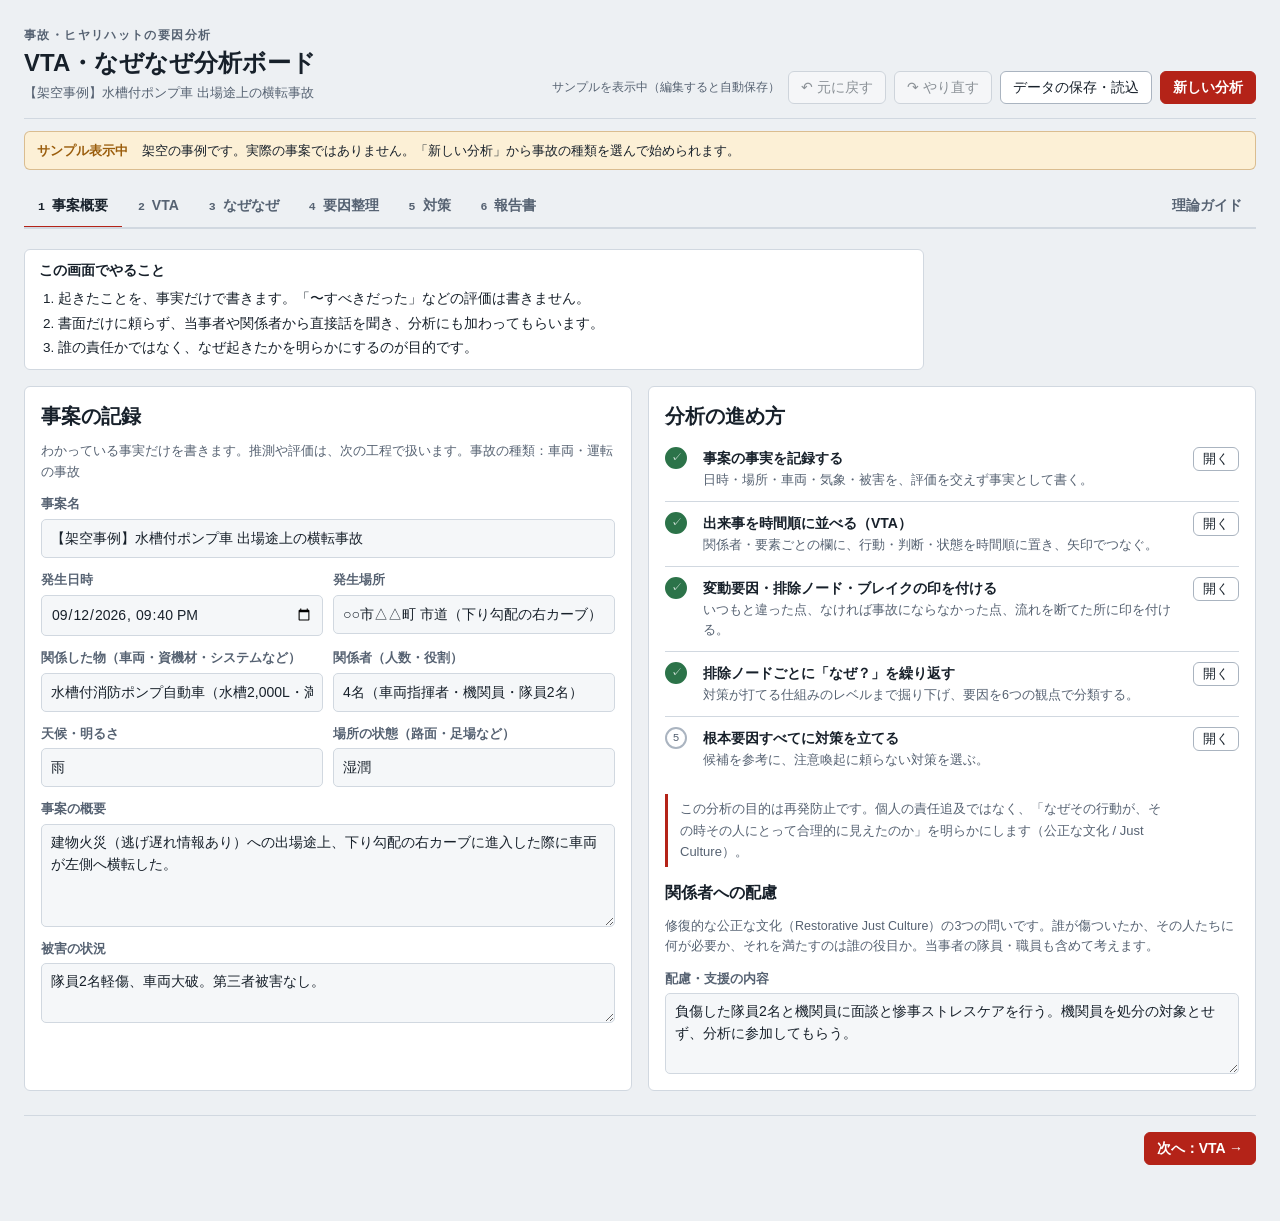
<file: incident-analysis/vta-board-offline.html>
<!doctype html>
<html lang="ja">
<head>
<meta charset="utf-8">
<meta name="viewport" content="width=device-width, initial-scale=1">
<title>VTA・なぜなぜ分析ボード</title>
<style>
/* Layout: 作業盤。上に事案バーと工程タブ、下に工程ごとの作業面（図＋編集パネル）。色は鋼板グレーに消防車の赤を一点、変動要因は琥珀。 */
:root{
  --bg:#edf0f3; --surface:#ffffff; --sunk:#f5f7f9; --ink:#17202a; --muted:#566272; --line:#d1d8e0; --line-strong:#aab4c0;
  --accent:#b42318; --accent-ink:#ffffff; --accent-soft:#fbe8e5;
  --var:#9a5d0c; --var-soft:#fcf0d6;
  --ok:#2c7349; --ok-soft:#e2f1e7; --warn:#8d5300; --warn-soft:#fff2d3;
  --c-m:#6a4c9c; --c-S:#1d5fa3; --c-H:#4a5866; --c-E:#2b7650; --c-L:#a9500d; --c-LL:#9c3474;
  --f-display:"Zen Kaku Gothic New","Hiragino Sans","Yu Gothic",sans-serif;
  --f-body:"BIZ UDPGothic","Hiragino Sans","Yu Gothic","Meiryo",sans-serif;
  --f-mono:"IBM Plex Mono",ui-monospace,"SFMono-Regular",Menlo,monospace;
  --r:6px;
}
@media (prefers-color-scheme: dark){:root:not([data-theme="light"]){
  --bg:#11151a; --surface:#1a2027; --sunk:#151a20; --ink:#e5e9ee; --muted:#9ba6b3; --line:#2c353f; --line-strong:#47525e;
  --accent:#ff6a5c; --accent-ink:#1a0d0b; --accent-soft:#3a1d1a;
  --var:#e3a541; --var-soft:#33280f;
  --ok:#62c08a; --ok-soft:#173023; --warn:#e9ac4a; --warn-soft:#33270f;
  --c-m:#ae93e0; --c-S:#6aa8ec; --c-H:#a3b0bd; --c-E:#6cc495; --c-L:#ee9a55; --c-LL:#e07ab8;
  color-scheme:dark}}
:root[data-theme="dark"]{
  --bg:#11151a; --surface:#1a2027; --sunk:#151a20; --ink:#e5e9ee; --muted:#9ba6b3; --line:#2c353f; --line-strong:#47525e;
  --accent:#ff6a5c; --accent-ink:#1a0d0b; --accent-soft:#3a1d1a;
  --var:#e3a541; --var-soft:#33280f;
  --ok:#62c08a; --ok-soft:#173023; --warn:#e9ac4a; --warn-soft:#33270f;
  --c-m:#ae93e0; --c-S:#6aa8ec; --c-H:#a3b0bd; --c-E:#6cc495; --c-L:#ee9a55; --c-LL:#e07ab8;
  color-scheme:dark}

*{box-sizing:border-box}
[hidden]{display:none!important}
body{background:var(--bg);color:var(--ink);font-family:var(--f-body);font-size:14px;line-height:1.65}
.wrap{max-width:1320px;margin:0 auto;padding-left:max(16px,env(safe-area-inset-left,0px));padding-right:max(16px,env(safe-area-inset-right,0px));padding-block:18px 48px}
h1,h2,h3{font-family:var(--f-display);text-wrap:balance;margin:0;line-height:1.3}
h2{font-size:20px} h3{font-size:16px}
p{margin:0}
button,input,select,textarea{font:inherit;color:inherit}
button{cursor:pointer}
:focus-visible{outline:2px solid var(--accent);outline-offset:2px}
.mono{font-family:var(--f-mono);font-variant-numeric:tabular-nums}
.muted{color:var(--muted)}
.small{font-size:12.5px}

/* header */
.top{display:flex;flex-wrap:wrap;align-items:flex-end;justify-content:space-between;gap:12px 24px;padding-bottom:14px;border-bottom:1px solid var(--line)}
.brand{min-width:0}
.eyebrow{font-size:11.5px;letter-spacing:.12em;color:var(--muted);font-weight:700}
.brand h1{font-size:24px;margin-top:2px}
.case{margin-top:4px;color:var(--muted);font-size:13px;overflow-wrap:anywhere}
.top-actions{display:flex;flex-wrap:wrap;gap:8px;align-items:center}
.save{font-size:12px;color:var(--muted)}
.btn{border:1px solid var(--line-strong);background:var(--surface);border-radius:var(--r);padding:6px 12px;line-height:1.3}
.btn:hover{border-color:var(--ink)}
.btn.primary{background:var(--accent);border-color:var(--accent);color:var(--accent-ink);font-weight:700}
.btn.ghost{background:transparent;border-color:transparent;color:var(--muted);padding:4px 8px}
.btn.ghost:hover{color:var(--ink);border-color:var(--line)}
.btn.danger{color:var(--accent)}
.btn.sm{padding:3px 9px;font-size:12.5px}

.sample-band{margin-top:12px;display:flex;flex-wrap:wrap;gap:8px 14px;align-items:center;background:var(--var-soft);border:1px solid color-mix(in srgb,var(--var) 35%,transparent);border-radius:var(--r);padding:8px 12px;font-size:13px}
.sample-band strong{color:var(--var)}

/* tabs */
.tabs{display:flex;gap:2px;margin-top:14px;overflow-x:auto;border-bottom:2px solid var(--line);scrollbar-width:thin}
.tab{flex:0 0 auto;border:0;background:transparent;padding:10px 14px 9px;border-bottom:3px solid transparent;margin-bottom:-2px;color:var(--muted);font-weight:700;display:flex;gap:7px;align-items:baseline}
.tab .no{font-family:var(--f-mono);font-size:11.5px}
.tab[aria-selected="true"]{color:var(--ink);border-bottom-color:var(--accent)}
.tab:hover{color:var(--ink)}
.tab.guide{margin-left:auto}

.panel{margin-top:20px}
.lead{max-width:68ch;color:var(--muted);margin-top:6px}
.sec-head{display:flex;flex-wrap:wrap;justify-content:space-between;align-items:flex-end;gap:10px}

.card{background:var(--surface);border:1px solid var(--line);border-radius:var(--r);padding:16px}
.grid2{display:grid;grid-template-columns:minmax(0,1fr) minmax(0,1fr);gap:16px}
.work{display:grid;grid-template-columns:minmax(0,1fr) 340px;gap:16px;margin-top:16px;align-items:start}
.work.why{grid-template-columns:300px minmax(0,1fr)}
@media (max-width:980px){.work,.work.why,.grid2{grid-template-columns:minmax(0,1fr)}}

/* forms */
label{display:flex;flex-direction:column;gap:4px;font-size:12.5px;color:var(--muted);font-weight:700}
label.check{flex-direction:row;align-items:flex-start;gap:8px;color:var(--ink);font-weight:400;font-size:13.5px}
label.check input{margin-top:4px}
input[type=text],input[type=number],input[type=datetime-local],input[type=month],select,textarea{background:var(--sunk);border:1px solid var(--line);border-radius:5px;padding:7px 9px;color:var(--ink);font-weight:400;font-size:14px;width:100%;min-width:0}
textarea{resize:vertical;line-height:1.55}
input:focus,select:focus,textarea:focus{border-color:var(--ink);outline:none}
.form{display:flex;flex-direction:column;gap:12px}
.row2{display:grid;grid-template-columns:1fr 1fr;gap:10px}
.row3{display:grid;grid-template-columns:repeat(3,minmax(0,1fr));gap:10px}
fieldset{border:1px solid var(--line);border-radius:5px;padding:8px 10px;margin:0;min-width:0}
legend{font-size:12.5px;color:var(--muted);font-weight:700;padding:0 4px}
.preds{max-height:190px;overflow:auto;display:flex;flex-direction:column;gap:4px}
.preds label.check{font-size:12.5px}
.btnrow{display:flex;flex-wrap:wrap;gap:8px}

/* VTA canvas */
.canvas-card{padding:0;overflow:hidden}
.canvas-bar{display:flex;flex-wrap:wrap;gap:8px 16px;justify-content:space-between;align-items:center;padding:10px 14px;border-bottom:1px solid var(--line)}
.canvas{overflow:auto;max-height:78vh}
.linkbar{padding:8px 14px;background:var(--accent-soft);border-bottom:1px solid var(--line);font-size:13px}
.canvas svg{display:block}
.legend{display:flex;flex-wrap:wrap;gap:6px 14px;font-size:12px;color:var(--muted);align-items:center}
.lg{display:inline-flex;gap:6px;align-items:center}
.sw{width:22px;height:13px;border:1px solid var(--line-strong);border-radius:3px;background:var(--surface)}
.sw.var{border:2.5px solid var(--var);background:var(--var-soft);border-radius:7px}
.sw.event{background:var(--accent);border-color:var(--accent)}
.sw.o{width:14px;height:14px;border-radius:50%;border:3px solid var(--accent)}
.sw.brk{border:0;border-top:3px dashed var(--accent);border-radius:0;height:0;background:none}

svg .lane{fill:var(--surface)} svg .lane.odd{fill:var(--sunk)}
svg .lane-name{fill:var(--ink);font-family:var(--f-display);font-weight:700;font-size:13.5px}
svg .head-rule{stroke:var(--line-strong);stroke-width:1}
svg .row-rule{stroke:var(--line);stroke-dasharray:2 4}
svg .seq-label{fill:var(--muted);font-family:var(--f-mono);font-size:11px}
svg .time-label{fill:var(--ink);font-family:var(--f-mono);font-size:11px}
svg .edge{fill:none;stroke:var(--muted);stroke-width:1.4}
svg .arrowhead{fill:var(--muted)}
svg .node{cursor:pointer}
svg .node .n-box{fill:var(--surface);stroke:var(--line-strong);stroke-width:1.2}
svg .node:hover .n-box{stroke:var(--ink)}
svg .node.var .n-box{fill:var(--var-soft);stroke:var(--var);stroke-width:3}
svg .node.event .n-box{fill:var(--accent);stroke:var(--accent)}
svg .node.event .n-text,svg .node.event .n-kind{fill:var(--accent-ink)}
svg .node.sel .n-box{stroke:var(--ink);stroke-width:3;stroke-dasharray:6 3}
svg .node:focus{outline:none} svg .node:focus-visible .n-box{stroke:var(--accent);stroke-width:3}
svg .n-kind{fill:var(--muted);font-size:10.5px;font-weight:700}
svg .node.var .n-kind{fill:var(--var)}
svg .n-elim{fill:var(--accent);font-size:10.5px;font-weight:700}
svg .n-text{fill:var(--ink);font-size:12.5px}
svg .cell{fill:transparent;cursor:copy}
svg .cell-g:hover .cell,svg .cell.drop{fill:var(--accent-soft)}
svg .cell-plus{fill:var(--accent);font-size:12px;font-weight:700;opacity:0;pointer-events:none}
svg .cell-g:hover .cell-plus{opacity:1}
svg .node{touch-action:none}
svg .node.dragging{opacity:.75;cursor:grabbing}
svg .node.drop .n-box{stroke:var(--accent);stroke-width:3}
svg .n-handle{fill:var(--accent);stroke:var(--surface);stroke-width:2;cursor:crosshair;opacity:0;touch-action:none}
svg .node:hover .n-handle,svg .node.sel .n-handle,svg .node:focus-visible .n-handle{opacity:1}
@media (hover:none){svg .n-handle{opacity:.85}}
svg .temp-link{stroke:var(--accent);stroke-width:2;stroke-dasharray:4 3;pointer-events:none}
.stepnav{display:flex;justify-content:space-between;gap:8px;margin-top:24px;padding-top:16px;border-top:1px solid var(--line)}
.top-actions .btn:disabled{opacity:.45;cursor:default}
svg .edge-hit{fill:none;stroke:transparent;stroke-width:14;cursor:pointer}
svg .edge-g:hover .edge{stroke:var(--ink);stroke-width:2}
svg .brk-line{stroke:var(--accent);stroke-width:3;stroke-dasharray:7 4}
svg .brk-lbl{fill:var(--accent);font-size:10.5px;font-weight:700}
svg .n-elim-mark{fill:var(--surface);stroke:var(--accent);stroke-width:3}
svg .time-axis{stroke:var(--muted);stroke-width:1.4;fill:none}
svg .cap2{fill:var(--muted);font-size:10.5px}
.checks{display:flex;flex-direction:column;gap:6px;margin-top:8px}
.checks button{display:flex;gap:8px;align-items:flex-start;text-align:left;border:1px solid var(--line);background:var(--sunk);border-radius:5px;padding:6px 10px;font-size:13px}
.checks .ic{flex:0 0 auto;font-weight:700}
.checks .warn .ic{color:var(--warn)} .checks .info .ic{color:var(--muted)}
svg .empty{fill:var(--muted);font-size:13px}

/* chips */
.chip{display:inline-flex;align-items:center;gap:4px;border:1px solid var(--c,var(--line-strong));color:var(--c,var(--muted));border-radius:999px;padding:0 8px;font-size:11.5px;font-weight:700;line-height:20px;white-space:nowrap}
.chip.fill{background:var(--c);color:var(--surface);border-color:var(--c)}
[data-shell="m"]{--c:var(--c-m)} [data-shell="S"]{--c:var(--c-S)} [data-shell="H"]{--c:var(--c-H)} [data-shell="E"]{--c:var(--c-E)} [data-shell="L"]{--c:var(--c-L)} [data-shell="LL"]{--c:var(--c-LL)}
.chip.var{--c:var(--var)} .chip.elim{--c:var(--accent)} .chip.ok{--c:var(--ok)} .chip.warn{--c:var(--warn)}

/* why tree */
.targets{display:flex;flex-direction:column;gap:6px}
.target{display:flex;flex-direction:column;gap:4px;text-align:left;border:1px solid var(--line);background:var(--surface);border-radius:var(--r);padding:9px 11px}
.target[aria-pressed="true"]{border-color:var(--ink);box-shadow:inset 3px 0 0 var(--accent)}
.target .t-text{font-size:13.5px;color:var(--ink)}
.target .t-meta{display:flex;flex-wrap:wrap;gap:4px 6px;align-items:center;font-size:11.5px;color:var(--muted)}
.focus-node{display:flex;flex-direction:column;gap:6px;border-bottom:1px solid var(--line);padding-bottom:14px;margin-bottom:14px}
.focus-node .q{font-family:var(--f-display);font-size:18px;font-weight:700}
.tree,.tree ol{list-style:none;margin:0;padding:0}
.tree ol{margin-left:22px;padding-left:14px;border-left:2px solid var(--line)}
.tree li{margin-top:10px}
.why-card{border:1px solid var(--line);border-left:4px solid var(--c);background:var(--surface);border-radius:var(--r);padding:10px 12px;display:flex;flex-direction:column;gap:8px}
.why-head{display:flex;flex-wrap:wrap;gap:8px;align-items:center}
.why-no{font-family:var(--f-mono);font-size:12px;font-weight:500;color:var(--muted)}
.why-head select{width:auto;padding:3px 6px;font-size:12.5px}
.why-actions{display:flex;flex-wrap:wrap;gap:6px}
.lint{background:var(--warn-soft);color:var(--warn);border-radius:5px;padding:6px 9px;font-size:12.5px}
.rootcause{display:flex;flex-direction:column;gap:6px;background:var(--ok-soft);border-radius:5px;padding:7px 10px;font-size:12.5px}
.rootcause .rc{color:var(--ok);font-weight:700}
details summary{cursor:pointer;color:var(--muted);font-size:12.5px}
.dakara{margin-top:4px;font-size:12.5px;line-height:1.8}
.dakara b{color:var(--ok)}

/* summary */
.stats{display:grid;grid-template-columns:repeat(6,minmax(0,1fr));gap:10px;margin-top:16px}
@media (max-width:900px){.stats{grid-template-columns:repeat(3,minmax(0,1fr))}}
.stat{background:var(--surface);border:1px solid var(--line);border-radius:var(--r);padding:10px 12px}
.stat .v{font-family:var(--f-mono);font-size:24px;font-variant-numeric:tabular-nums}
.stat .k{font-size:12px;color:var(--muted)}
.figure{overflow-x:auto}
.figure svg{display:block;max-width:100%;height:auto}
svg .shell-block{stroke-width:2}
svg .shell-label{font-family:var(--f-display);font-weight:700;font-size:13px}
svg .shell-count{font-family:var(--f-mono);font-size:20px}
svg .shell-sub{font-size:10.5px;fill:var(--muted)}
svg .slice{stroke:var(--line-strong);stroke-width:1.2}
svg .hole{fill:var(--bg);stroke:var(--line-strong)}
svg .ray{stroke:var(--accent);stroke-width:2;stroke-dasharray:6 4;fill:none}
svg .ray-head{fill:var(--accent)}
svg .cap{fill:var(--ink);font-size:11.5px;font-weight:700}
svg .cap2{fill:var(--muted);font-size:10.5px}
.bars{display:flex;flex-direction:column;gap:8px}
.bar{display:grid;grid-template-columns:170px minmax(0,1fr) 30px;gap:8px;align-items:center;font-size:13px}
.bar .track{height:10px;background:var(--sunk);border-radius:5px;overflow:hidden;border:1px solid var(--line)}
.bar .fillb{height:100%;background:var(--c-L)}
.bar .n{font-family:var(--f-mono);text-align:right}
.tablewrap{overflow-x:auto}
table{border-collapse:collapse;width:100%;font-size:13px}
th,td{text-align:left;padding:8px 10px;border-bottom:1px solid var(--line);vertical-align:top}
th{font-size:12px;color:var(--muted);font-weight:700;white-space:nowrap}

/* measures */
.cause-card{display:flex;flex-direction:column;gap:10px}
.cause-head{display:flex;flex-wrap:wrap;gap:6px 10px;align-items:center}
.cause-text{font-weight:700;font-size:15px;flex:1 1 280px;min-width:0}
.ms{border:1px solid var(--line);border-radius:var(--r);padding:10px;display:flex;flex-direction:column;gap:8px;background:var(--sunk)}
.ms-grid{display:grid;grid-template-columns:repeat(7,minmax(0,1fr));gap:8px}
@media (max-width:760px){.ms-grid{grid-template-columns:repeat(2,minmax(0,1fr))}}
.ms-top{display:flex;gap:8px;align-items:center}
.ms-no{font-family:var(--f-mono);font-size:12px;color:var(--muted);white-space:nowrap}
.prio{font-family:var(--f-mono);font-size:12px;border-radius:4px;padding:1px 7px;white-space:nowrap}
.prio.p-hi{background:var(--ok-soft);color:var(--ok)} .prio.p-md{background:var(--var-soft);color:var(--var)} .prio.p-lo{background:var(--sunk);color:var(--muted);border:1px solid var(--line)}
svg .mx-cell{fill:var(--sunk);stroke:var(--line)}
svg .mx-cell.best{fill:var(--ok-soft)}
svg .mx-axis{fill:var(--muted);font-size:11px}
svg .mx-dot{fill:var(--accent)}
svg .mx-lbl{fill:var(--accent-ink);font-family:var(--f-mono);font-size:10px}
.kono{display:grid;grid-template-columns:repeat(auto-fill,minmax(150px,1fr));gap:6px;font-size:12.5px}
.kono div{border:1px solid var(--line);border-radius:5px;padding:5px 8px;display:flex;justify-content:space-between;gap:6px;background:var(--surface)}
.kono div.on{border-color:var(--ok);background:var(--ok-soft)}
.kono .g{font-size:11px;color:var(--muted);grid-column:1/-1;margin-top:4px;font-weight:700;letter-spacing:.06em}

/* overview */
.steps{display:flex;flex-direction:column;gap:0;counter-reset:s}
.step{display:grid;grid-template-columns:28px minmax(0,1fr) auto;gap:10px;align-items:start;padding:10px 0;border-bottom:1px solid var(--line)}
.step:last-child{border-bottom:0}
.step .dot{width:22px;height:22px;border-radius:50%;border:2px solid var(--line-strong);display:grid;place-items:center;font-family:var(--f-mono);font-size:11px;color:var(--muted)}
.step.done .dot{background:var(--ok);border-color:var(--ok);color:var(--surface)}
.step .st{font-weight:700}
.howto{margin-top:14px;background:var(--surface);border:1px solid var(--line);border-radius:var(--r);padding:10px 14px;font-size:13.5px;max-width:900px}
.howto b{font-family:var(--f-display)}
.howto ol{margin:6px 0 0;padding-left:1.4em;display:flex;flex-direction:column;gap:2px}
.hints{margin-top:18px;border-top:1px solid var(--line);padding-top:14px}
.hints summary{font-size:13.5px;font-weight:700;color:var(--ink)}
.hint-grid{display:grid;grid-template-columns:repeat(auto-fill,minmax(min(100%,250px),1fr));gap:10px;margin-top:10px}
.hint{border:1px solid var(--line);border-top:3px solid var(--c);border-radius:var(--r);padding:10px 12px;display:flex;flex-direction:column;gap:6px;font-size:13px}
.hint b{color:var(--c)}
.hint ul{margin:0;padding-left:1.2em;display:flex;flex-direction:column;gap:2px;flex:1}
.errguide{border:1px solid var(--line);border-radius:var(--r);padding:10px 12px;margin-top:10px;font-size:13px}
.errguide ol{margin:6px 0 0;padding-left:1.4em;display:flex;flex-direction:column;gap:3px}
.sugg{display:flex;flex-direction:column;gap:6px}
.sugg-list{display:flex;flex-wrap:wrap;gap:6px;margin-top:6px}
.sugg-list .btn{text-align:left;font-size:12.5px}
.tpl-grid{display:grid;grid-template-columns:repeat(auto-fill,minmax(min(100%,180px),1fr));gap:8px}
.tpl{display:flex;flex-direction:column;gap:2px;text-align:left;border:1px solid var(--line-strong);background:var(--sunk);border-radius:var(--r);padding:10px 12px}
.tpl:hover{border-color:var(--accent)}
.tpl b{font-size:14px}
.tpl span{font-size:12px;color:var(--muted)}
.terms td:first-child{font-weight:700;white-space:nowrap}
.note{border-left:3px solid var(--accent);padding:4px 0 4px 12px;color:var(--muted);font-size:13px;max-width:70ch}

/* guide */
.guide-grid{display:grid;grid-template-columns:repeat(auto-fit,minmax(min(100%,360px),1fr));gap:16px;margin-top:16px}
.guide-grid article{display:flex;flex-direction:column;gap:8px}
.guide-grid article p,.guide-grid li{font-size:13.5px;max-width:68ch}
.guide-grid ul,.guide-grid ol{margin:0;padding-left:1.3em;display:flex;flex-direction:column;gap:3px}
.src{font-size:12px;color:var(--muted)}

/* report */
.report{width:100%;min-height:60vh;font-family:var(--f-body);font-size:13.5px;line-height:1.7;background:var(--surface)}

dialog{border:1px solid var(--line-strong);border-radius:8px;background:var(--surface);color:var(--ink);padding:18px;width:min(640px,calc(100vw - 32px));max-height:calc(100vh - 48px)}
dialog::backdrop{background:rgba(10,14,20,.5)}
dialog .form{gap:14px}
dialog textarea{font-family:var(--f-mono);font-size:12px}
#toast{position:fixed;left:50%;bottom:calc(20px + env(safe-area-inset-bottom,0px));transform:translateX(-50%);background:var(--ink);color:var(--bg);padding:8px 16px;border-radius:6px;font-size:13px;z-index:20;max-width:calc(100vw - 32px)}
@media (prefers-reduced-motion:no-preference){.tab,.btn{transition:color .15s,border-color .15s}}
</style>

<div class="wrap">
  <header class="top">
    <div class="brand">
      <div class="eyebrow">事故・ヒヤリハットの要因分析</div>
      <h1>VTA・なぜなぜ分析ボード</h1>
      <div class="case" id="case-title"></div>
    </div>
    <div class="top-actions">
      <span class="save" id="save-state" role="status"></span>
      <button class="btn" id="btn-undo" data-act="undo" disabled title="元に戻す（Ctrl+Z）">↶ 元に戻す</button>
      <button class="btn" id="btn-redo" data-act="redo" disabled title="やり直す（Ctrl+Shift+Z）">↷ やり直す</button>
      <button class="btn" data-act="open-data">データの保存・読込</button>
      <button class="btn primary" data-act="open-new">新しい分析</button>
    </div>
  </header>
  <div class="sample-band" id="sample-band" hidden>
    <strong>サンプル表示中</strong><span>架空の事例です。実際の事案ではありません。「新しい分析」から事故の種類を選んで始められます。</span>
  </div>
  <nav class="tabs" role="tablist" id="tabs"></nav>
  <main id="panel" class="panel"></main>
</div>

<dialog id="dlg-data">
  <form class="form" method="dialog" onsubmit="return false">
    <h3>データの保存・読込</h3>
    <p class="small muted">入力内容はこのブラウザに自動保存されます。別の端末や他の人と共有するときは、下のJSONをコピーして渡してください。</p>
    <label>現在の分析データ（JSON）<textarea id="json-out" rows="7" readonly></textarea></label>
    <div class="btnrow"><button class="btn" data-act="copy-json">コピー</button><button class="btn" data-act="download-json">ファイルに保存</button></div>
    <label>読み込むJSON（貼り付け）<textarea id="json-in" rows="5" placeholder="ここにJSONを貼り付け"></textarea></label>
    <label>またはJSONファイルを選択<input type="file" id="json-file" accept="application/json,.json"></label>
    <div class="btnrow"><button class="btn primary" data-act="import-json">読み込んで置き換える</button><button class="btn ghost" data-act="close-dlg">閉じる</button></div>
  </form>
</dialog>

<dialog id="dlg-new">
  <form class="form" method="dialog" onsubmit="return false">
    <h3>新しい分析を始める</h3>
    <p class="small muted">事故の種類を選ぶと、関係者や要素の欄（レーン）が用意されます。欄はあとから自由に変えられます。</p>
    <div class="tpl-grid" id="tpl-grid"></div>
    <p class="small muted">今の内容は消えます。残したい場合は、先に「データの保存・読込」から書き出してください。</p>
    <div class="btnrow" style="align-items:center"><span class="small muted">記入例を見る：</span><button class="btn sm" data-act="load-sample" data-id="vehicle">車両の横転事故</button><button class="btn sm" data-act="load-sample" data-id="office">メールの誤送信</button><button class="btn ghost" data-act="close-dlg" style="margin-left:auto">閉じる</button></div>
  </form>
</dialog>

<dialog id="dlg-confirm">
  <form class="form" method="dialog" onsubmit="return false">
    <h3 id="confirm-title"></h3>
    <p id="confirm-msg" class="muted"></p>
    <div class="btnrow"><button class="btn primary" data-act="confirm-yes">実行する</button><button class="btn ghost" data-act="close-dlg">やめる</button></div>
  </form>
</dialog>

<div id="toast" hidden></div>

<script>
const KEY = 'hf-vta-why-v1';
const SHELL = {
  L:  {label:'本人',         term:'L',   name:'本人（L）',            desc:'当事者の体調・知識・技能・判断',
       q:['その時の体調・疲れ・眠気・焦りはどうだったか','この作業や状況の経験・知識は十分だったか','その時、本人には状況がどう見えていたか（何を知っていて、何を知らなかったか）','その判断は、その時その人にとってなぜ筋が通っていたか','いつものやり方と違う点はあったか']},
  LL: {label:'周りの人',     term:'L-L', name:'周りの人（L-L）',      desc:'指示・連携・声かけ・職場の雰囲気',
       q:['周りの誰かが気づける状況だったか','指示や情報は正しく伝わっていたか','声をかけにくい雰囲気や上下関係はなかったか','役割分担ははっきりしていたか']},
  S:  {label:'決まり・手順・教育', term:'S', name:'決まり・手順・教育（S）', desc:'規則・マニュアル・手順・訓練の内容',
       q:['この場面の手順やルールはあったか','決まり上のやり方と、現場で実際にやっているやり方は同じか','そのルールは現場で守れる内容だったか','教育や訓練で教わっていたか','表示・マニュアルはわかりやすかったか']},
  H:  {label:'道具・機械・設備', term:'H', name:'道具・機械・設備（H）', desc:'車両・装備・機器・システムの設計や状態',
       q:['道具・機械は使いやすい設計だったか','表示や警告はわかりやすかったか','点検・整備・更新は適切だったか','慣れていない新しい機材ではなかったか']},
  E:  {label:'環境',         term:'E',   name:'環境（E）',            desc:'天候・明るさ・場所・時間帯・騒音',
       q:['天候・明るさ・騒音・暑さ寒さはどうだったか','場所の形状や足場、配置に危険はなかったか','時間帯や時間の切迫はあったか','作業スペースは十分だったか']},
  m:  {label:'組織・管理',   term:'m',   name:'組織・管理（m）',      desc:'人員・時間・予算の配分、体制、安全文化',
       q:['人手・時間・予算は足りていたか','似た出来事は前にもなかったか。共有されていたか','責任部署や基準は決まっていたか','安全を確かめる立場（指揮者・管理部門・メーカーなど）は、それぞれ何を把握し、どう働きかけていたか','ヒヤリハットを報告しやすい職場だったか']}
};
const ERR = {
  '':        'エラーの型：未選択',
  slip:      'やるつもりと違う動作をした（スリップ）',
  lapse:     'やるべきことが抜けた・忘れた（ラプス）',
  mistakeR:  'ルールや経験の当てはめを誤った（規則ベースのミステイク）',
  mistakeK:  '知識・経験がなく判断を誤った（知識ベースのミステイク）',
  violation: '決まりから外れた（逸脱・種類は未特定）',
  vRoutine:  'ふだんから決まりを外すのが当たり前だった（日常的な逸脱）',
  vSituational:'その場の状況で、決まりを守るのが難しかった（状況的な逸脱）',
  vExceptional:'想定外の事態で、やむを得ず決まりを外した（例外的な逸脱）'
};
const ERR_SHORT = {slip:'スリップ', lapse:'ラプス', mistakeR:'ミステイク（規則）', mistakeK:'ミステイク（知識）', violation:'逸脱（未特定）', vRoutine:'逸脱（日常的）', vSituational:'逸脱（状況的）', vExceptional:'逸脱（例外的）'};
/* Rasmussen の SRK。VTA の行為・判断ノードに付ける */
const SRK = {'':'未選択（状態・事故事象では不要）', skill:'慣れで自然に体が動いた（技能ベース）', rule:'手順や経験に当てはめた（規則ベース）', knowledge:'その場で考えて判断した（知識ベース）'};
const TEMPLATES = {
  vehicle:  {label:'車両・運転の事故',          sub:'交通事故、横転、接触、物損など', lanes:['運転者','同乗者・指揮者','車両','道路・環境','組織・運用'], ex:'例：交差点に時速30kmで進入した'},
  activity: {label:'現場活動・作業中の事故',    sub:'活動中の受傷、転落、資機材の取り扱い', lanes:['当事者','指揮者・リーダー','他の隊員・作業者','資機材','現場環境','組織・運用'], ex:'例：濡れた足場で梯子を登り始めた'},
  training: {label:'訓練・研修中のけが',        sub:'体力錬成、操法、実技訓練など', lanes:['負傷者','指導者','他の参加者','資機材・設備','訓練環境','組織・計画'], ex:'例：指導者が次の動作を口頭で指示した'},
  equipment:{label:'資機材・設備の破損や不具合', sub:'点検漏れ、誤操作、損傷など', lanes:['操作者','点検・管理者','資機材・設備','環境','組織・運用'], ex:'例：始業点検で油圧計を確認しなかった'},
  office:   {label:'事務・情報の誤り',          sub:'誤送信、誤入力、書類の紛失など', lanes:['担当者','確認者・上司','システム・様式','職場環境','組織・運用'], ex:'例：宛先を候補の一覧から選んだ'},
  other:    {label:'その他・ヒヤリハット',      sub:'上に当てはまらないもの', lanes:['当事者','周りの人','物・設備','環境','組織・運用'], ex:'例：○○が△△した'}
};
/* 根本要因の分類（とエラーの型）から出す対策の候補。kono は KONO の添字 */
const SUGGEST = {
  slip:     [['まぎらわしい操作・表示をなくす（配置・色・形を変える）',2,'system'],['指差呼称や声出し確認を手順に組み込む',8,'comm']],
  lapse:    [['チェックリストや手順カードを使う',8,'checklist'],['抜けると先に進めない仕組みにする',1,'force']],
  mistakeR: [['判断の目安（数値・基準）を標準化する',5,'standard'],['いつもと違う条件を体験する訓練を行う',7,'sim']],
  mistakeK: [['必要な知識を教育・訓練に加える',7,'edu'],['迷ったときに相談・確認できる伝え方を決める',9,'comm']],
  violation:[['守りやすい手順に見直す（手間・時間の負担を減らす）',3,'simplify'],['守らないほうが早い・得という状況をなくす',6,'staff']],
  L:  [['体調・疲労を申告し、交代できる仕組みをつくる',6,'staff']],
  LL: [['役割分担と声かけのルールを決める',9,'comm'],['立場に関係なく安全上の指摘ができる合図・手順を決める',9,'comm']],
  S:  [['手順書・ルールを現場で守れる単純な内容にする',3,'simplify'],['教育・訓練の内容に加える',7,'edu']],
  H:  [['装備・設備の設計や配置を変える',3,'remove'],['危険を知らせる表示・警報装置を付ける',4,'warn'],['その作業や機材の使用をやめる・置き換える',0,'remove']],
  E:  [['危険な場所・条件を事前に共有する（地図・掲示）',5,'comm'],['環境そのものを改善する（照明・路面・配置）',3,'remove']],
  m:  [['幹部が責任部署と基準を決めて進捗を見る',6,'leader'],['人員・時間の配分を見直す',6,'staff'],['同種事例を共有する仕組みをつくる',5,'comm']],
  all:[['起きても被害を小さくする備え（保護具・緊急対応）を整える',10,'system']]
};
const KONO = ['やめる（なくす）','できないようにする','わかりやすくする','やりやすくする','知覚能力を持たせる','認知・予測させる','安全を優先させる','できる能力を持たせる','自分で気づかせる','検出する','備える'];
/* 対策の強さ：VA/IHI の RCA² Action Hierarchy（強・中・弱）に準拠 */
const LEVELS = [
  {id:'remove',    s:3, label:'危険をなくす・物理的に変える（構造・配置）'},
  {id:'force',     s:3, label:'間違えられない仕組みにする（フールプルーフ）'},
  {id:'simplify',  s:3, label:'手順を単純にする・作業をやめる'},
  {id:'standard',  s:3, label:'機材・手順を標準化する'},
  {id:'leader',    s:3, label:'幹部が直接関与して改善する'},
  {id:'staff',     s:2, label:'人員を増やす・負担や時間の圧力を減らす'},
  {id:'checklist', s:2, label:'チェックリスト・手順カードを使う'},
  {id:'system',    s:2, label:'装置・システム・表示を改良する'},
  {id:'distract',  s:2, label:'気が散る要因をなくす'},
  {id:'comm',      s:2, label:'伝え方を標準化する（復唱・指差呼称など）'},
  {id:'sim',       s:2, label:'実践的な訓練（シミュレーション）'},
  {id:'double',    s:1, label:'ダブルチェック'},
  {id:'warn',      s:1, label:'警告・注意表示'},
  {id:'policy',    s:1, label:'規則・手順書の新設・改訂'},
  {id:'edu',       s:1, label:'教育・研修'},
  {id:'att',       s:1, label:'注意喚起'}
];
const STRENGTH = {3:'強', 2:'中', 1:'弱'};
const LEGACY_LEVEL = {elim:'remove', eng:'system', adm:'policy'};
/* DoD HFACS 8.0 の4階層＋組織の外（SEIPS の外部環境） */
const TIERS = {act:'行為（当事者の行動・判断）', pre:'前提条件（心身の状態・環境・チームの連携）', sup:'監督（指揮・監督・計画）', org:'組織の影響（方針・資源・手順・風土）', ext:'組織の外（法令・基準・メーカー・社会）'};
const TIER_GUESS = {L:'pre', LL:'pre', H:'pre', E:'pre', S:'org', m:'org'};
const tierOf = w => w.tier || TIER_GUESS[w.shell] || 'pre';
const levelOf = id => LEVELS.find(l => l.id === (LEGACY_LEVEL[id] || id)) || LEVELS[LEVELS.length-1];
const KINDS = {act:'行為', judge:'判断', state:'状態', event:'事故事象'};
const BLAME = /注意不足|不注意|確認不足|気を?付け|意識が低|意識不足|怠|うっかり|油断|慢心|たるみ|自覚が|認識不足|ミスした|徹底/;
const TABS = [
  {id:'overview', no:'1', label:'事案概要'},
  {id:'vta',      no:'2', label:'VTA'},
  {id:'why',      no:'3', label:'なぜなぜ'},
  {id:'factors',  no:'4', label:'要因整理'},
  {id:'measures', no:'5', label:'対策'},
  {id:'report',   no:'6', label:'報告書'},
  {id:'guide',    no:'',  label:'理論ガイド', cls:'guide'}
];

const $ = s => document.querySelector(s);
const esc = s => String(s ?? '').replace(/[&<>"']/g, c => ({'&':'&amp;','<':'&lt;','>':'&gt;','"':'&quot;',"'":'&#39;'}[c]));
const uid = p => p + Math.random().toString(36).slice(2, 8);

function sample(){
  const e = (from,to) => ({from,to});
  return {
    version:1, isSample:true,
    meta:{
      type:'vehicle',
      title:'【架空事例】水槽付ポンプ車 出場途上の横転事故',
      date:'2026-09-12T21:40', place:'○○市△△町 市道（下り勾配の右カーブ）',
      vehicle:'水槽付消防ポンプ自動車（水槽2,000L・満水）', crew:'4名（車両指揮者・機関員・隊員2名）',
      weather:'雨', road:'湿潤',
      summary:'建物火災（逃げ遅れ情報あり）への出場途上、下り勾配の右カーブに進入した際に車両が左側へ横転した。',
      damage:'隊員2名軽傷、車両大破。第三者被害なし。'
    },
    lanes:[{id:'l1',name:'機関員'},{id:'l2',name:'車両指揮者'},{id:'l3',name:'車両'},{id:'l4',name:'道路・環境'},{id:'l5',name:'組織・運用'}],
    nodes:[
      {id:'n1', lane:'l5',seq:1,time:'2か月前',kind:'state',text:'新型車へ更新。慣熟訓練は直線・発進停止が中心',variation:true,elim:true,note:''},
      {id:'n2', lane:'l3',seq:1,time:'',kind:'state',text:'新型車は旧型より重心が高く、満水時の横揺れが大きい',variation:true,elim:false,note:''},
      {id:'n3', lane:'l5',seq:2,time:'21:31',kind:'act',text:'建物火災・逃げ遅れ情報ありで出場指令',variation:false,elim:false,note:''},
      {id:'n4', lane:'l2',seq:3,time:'21:32',kind:'judge',text:'逃げ遅れ情報から早期到着を強く意識',variation:true,elim:false,note:''},
      {id:'n5', lane:'l4',seq:3,time:'',kind:'state',text:'夜間・雨で路面湿潤',variation:true,elim:false,note:''},
      {id:'n6', lane:'l1',seq:4,time:'21:33',kind:'act',text:'緊急走行で現場へ向かう',variation:false,elim:false,note:''},
      {id:'n7', lane:'l2',seq:5,time:'21:39',kind:'act',text:'無線と地図の確認に集中し、速度の助言なし',variation:true,elim:true,note:''},
      {id:'n8', lane:'l1',seq:5,time:'21:39',kind:'judge',text:'下りの右カーブを旧型車の感覚で進入可能と判断',variation:true,elim:true,note:''},
      {id:'n9', lane:'l1',seq:6,time:'21:40',kind:'act',text:'約50km/hでカーブへ進入',variation:true,elim:false,note:''},
      {id:'n10',lane:'l3',seq:7,time:'',kind:'state',text:'水槽内の水が片寄り、横方向の荷重が増大',variation:false,elim:false,note:''},
      {id:'n11',lane:'l1',seq:8,time:'',kind:'act',text:'急なハンドル修正とブレーキ操作',variation:true,elim:false,note:''},
      {id:'n12',lane:'l3',seq:9,time:'21:40',kind:'event',text:'左側へ横転',variation:false,elim:false,note:''}
    ],
    edges:[e('n1','n8'),e('n2','n10'),e('n3','n4'),e('n4','n6'),e('n4','n7'),e('n6','n8'),e('n7','n9'),e('n8','n9'),e('n5','n9'),e('n9','n10'),e('n10','n11'),e('n11','n12'),e('n5','n11')],
    whys:[
      {id:'w1', nodeId:'n8',parentId:null,text:'旧型車での運転経験に基づく速度感覚で判断した',shell:'L',err:'mistakeR'},
      {id:'w2', nodeId:'n8',parentId:'w1',text:'新型車のカーブでの限界挙動を体験・教育されていなかった',shell:'S',err:''},
      {id:'w3', nodeId:'n8',parentId:'w2',text:'慣熟訓練のカリキュラムに満水時のカーブ走行が含まれていない',shell:'S',err:''},
      {id:'w4', nodeId:'n8',parentId:'w3',text:'車両更新時の訓練内容を定める基準・責任部署がない',shell:'m',err:''},
      {id:'w5', nodeId:'n8',parentId:null,text:'下り勾配で速度が上がりやすい区間だと認識していなかった',shell:'L',err:'mistakeK'},
      {id:'w6', nodeId:'n8',parentId:'w5',text:'出場経路上の危険箇所の情報が隊内で共有されていない',shell:'m',err:''},
      {id:'w7', nodeId:'n8',parentId:null,text:'逃げ遅れ情報で、早く着かなければという切迫感があった',shell:'L',err:''},
      {id:'w8', nodeId:'n8',parentId:'w7',text:'緊急走行時のカーブ進入速度の目安が定められていない',shell:'S',err:''},
      {id:'w9', nodeId:'n7',parentId:null,text:'車両指揮者が無線・地図確認と運転監視を一人で担っていた',shell:'LL',err:''},
      {id:'w10',nodeId:'n7',parentId:'w9',text:'出場途上の役割分担（ナビ担当・速度コール）が決められていない',shell:'S',err:''},
      {id:'w11',nodeId:'n7',parentId:'w10',text:'出場途上の乗務員連携を訓練する機会がない',shell:'m',err:''},
      {id:'w12',nodeId:'n7',parentId:null,text:'経験の長い機関員の運転に口を出しにくい雰囲気があった',shell:'LL',err:''},
      {id:'w13',nodeId:'n7',parentId:'w12',text:'階級や経験に関係なく安全上の指摘をする手順・文化がない',shell:'m',err:''},
      {id:'w14',nodeId:'n1',parentId:null,text:'訓練担当者の確認不足',shell:'L',err:'lapse'}
    ],
    measures:[
      {id:'m1',whyId:'w4', text:'車両更新時の慣熟訓練基準を策定し、満水時のカーブ・制動・回避操作を必須項目にする',kono:7,level:'policy',eff:3,feas:3,owner:'警防課',due:'2026-12'},
      {id:'m2',whyId:'w4', text:'次期更新車両の仕様に横滑り防止装置と横転警報装置を加える',kono:1,level:'force',eff:3,feas:2,owner:'車両担当',due:'2027-04'},
      {id:'m3',whyId:'w6', text:'管内の危険カーブ地点を地図化し、車載端末で接近時に表示する',kono:5,level:'system',eff:2,feas:2,owner:'警防課',due:'2027-03'},
      {id:'m4',whyId:'w8', text:'緊急走行時のカーブ進入速度の目安を運用要領に明記する',kono:6,level:'policy',eff:2,feas:3,owner:'警防課',due:'2026-12'},
      {id:'m5',whyId:'w11',text:'出場途上の役割（ナビ担当・速度コール）を定め、乗車訓練で反復する',kono:9,level:'comm',eff:2,feas:3,owner:'各署',due:'2027-01'},
      {id:'m6',whyId:'w14',text:'訓練担当者へ注意喚起する',kono:6,level:'att',eff:1,feas:3,owner:'訓練係',due:'2026-11'}
    ]
  };
}
function sampleOffice(){
  const e = (from,to) => ({from,to});
  return {
    version:1, isSample:true,
    meta:{type:'office', title:'【架空事例】個人情報を含むメールの誤送信', date:'2026-07-03T17:20', place:'本庁舎 ○○課',
      vehicle:'メールソフト（宛先の自動補完あり）', crew:'担当者1名、確認者1名', weather:'', road:'',
      summary:'申請者への通知メールを、名字が同じ別の申請者に送信した。氏名・住所を含む添付ファイルが外部に送られた。', damage:'個人情報1件の漏えい。受信者が削除に協力し、二次被害なし。'},
    lanes:[{id:'o1',name:'担当者'},{id:'o2',name:'確認者・上司'},{id:'o3',name:'システム・様式'},{id:'o4',name:'職場環境'},{id:'o5',name:'組織・運用'}],
    nodes:[
      {id:'a1',lane:'o5',seq:1,time:'',kind:'state',text:'送信前の確認は「必要に応じて」とされ、手順が決まっていない',variation:true,elim:true,note:''},
      {id:'a2',lane:'o4',seq:2,time:'17:00',kind:'state',text:'終業前で、当日中の通知が5件残っていた',variation:true,elim:false,note:''},
      {id:'a3',lane:'o1',seq:3,time:'17:15',kind:'act',text:'宛先欄に名字を入力し、自動補完の候補から選んだ',variation:false,elim:false,note:''},
      {id:'a4',lane:'o3',seq:3,time:'',kind:'state',text:'候補一覧に同じ名字の2人が並んで表示された',variation:true,elim:false,note:''},
      {id:'a5',lane:'o1',seq:4,time:'17:16',kind:'judge',text:'一番上の候補を目的の申請者だと思い込んだ',variation:true,elim:true,note:''},
      {id:'a6',lane:'o2',seq:5,time:'',kind:'act',text:'会議中のため、送信前の確認をしなかった',variation:true,elim:true,note:''},
      {id:'a7',lane:'o1',seq:6,time:'17:20',kind:'event',text:'別の申請者へ個人情報を送信',variation:false,elim:false,note:''}
    ],
    edges:[e('a1','a6'),e('a2','a3'),e('a3','a5'),e('a4','a5'),e('a5','a7'),e('a6','a7')],
    whys:[
      {id:'b1',nodeId:'a5',parentId:null,text:'候補の表示が名前とアドレスの一部だけで、2人の区別がつきにくかった',shell:'H',err:''},
      {id:'b2',nodeId:'a5',parentId:'b1',text:'外部宛てに自動補完を使う設定のまま運用されていた',shell:'m',err:''},
      {id:'b3',nodeId:'a5',parentId:null,text:'急いでいて、選んだ宛先を見直さなかった',shell:'L',err:'slip'},
      {id:'b4',nodeId:'a5',parentId:'b3',text:'通知を当日中に送る決まりで、終業前に作業が集中していた',shell:'S',err:''},
      {id:'b5',nodeId:'a6',parentId:null,text:'確認者が不在のときの代わりの手順がない',shell:'S',err:''},
      {id:'b6',nodeId:'a6',parentId:'b5',text:'送信前の確認を誰がどうするか、課として決めていない',shell:'m',err:''}
    ],
    measures:[
      {id:'c1',whyId:'b2',text:'外部宛てメールの自動補完を無効にし、送信前に宛先の確認画面を出す',kono:1,level:'force',eff:3,feas:3,owner:'情報システム担当',due:'2026-09'},
      {id:'c2',whyId:'b6',text:'個人情報を含む送信は、宛先と添付を2人で確認する手順を定める',kono:9,level:'double',eff:2,feas:3,owner:'課長',due:'2026-08'},
      {id:'c3',whyId:'b4',text:'通知期限を「翌開庁日まで」に改め、終業前の集中をなくす',kono:3,level:'staff',eff:2,feas:2,owner:'課長',due:'2026-10'}
    ]
  };
}
const SAMPLE_NORMAL = {
  n1:'新型車の導入時は、車両特性に応じた慣熟訓練を行う', n2:'旧型車は重心が低く、横揺れが小さい', n4:'出場時も安全な到着を優先する', n5:'晴天・乾燥路面',
  n7:'車両指揮者が速度や危険箇所を機関員に助言する', n8:'カーブ手前で十分に減速して進入する', n9:'下りの右カーブは30km/h程度で進入する', n11:'緩やかな操作で姿勢を立て直す',
  a1:'送信前に宛先と添付を別の職員が確認する', a2:'通知は日中に分散して処理する', a4:'同じ名字の候補は所属や住所で区別できる', a5:'宛先をアドレスで照合してから送信する', a6:'確認者が送信前に宛先と添付を確認する'
};
const SAMPLE_ACTUAL = {
  n7:'出場途上の指揮者は、無線と地図の確認で手一杯になることが多い', n8:'多くの機関員が、新型車も旧型車と同じ感覚で運転している', n9:'カーブの進入速度は各自の経験で決めている',
  a5:'忙しい時は、候補の一番上をそのまま選ぶことが多い', a6:'確認者が不在のときは、確認を省いて送っている'
};
const SAMPLE_GORIGHT = {
  vehicle:['経験の長い機関員は、満水時は早めに減速する独自の工夫をしている','一部の署では、出場途上に隊員が地図を読み上げ、指揮者の負担を減らしている'],
  office:['同じ名字の申請者がいるとき、ベテラン職員は住所で照合している']
};
const SAMPLE_BRK = ['n8>n9','n7>n9','a5>a7'];
function withExtras(d){
  d.meta.dir = 'up';
  d.nodes.forEach(n => n.normal = SAMPLE_NORMAL[n.id] || '');
  d.edges.forEach(e => { if (SAMPLE_BRK.includes(e.from + '>' + e.to)) e.brk = true; });
  d.nodes.forEach(n => n.actual = SAMPLE_ACTUAL[n.id] || '');
  d.goright = (SAMPLE_GORIGHT[d.meta.type] || []).map((text,i) => ({id:'g'+i, text}));
  if (d.meta.type === 'vehicle') d.meta.care = '負傷した隊員2名と機関員に面談と惨事ストレスケアを行う。機関員を処分の対象とせず、分析に参加してもらう。';
  d.measures.forEach(m => { if (m.id === 'm1'){ m.check = '2027年3月時点で全機関員の慣熟訓練受講率100%'; m.checker = '安全管理担当'; } if (m.id === 'c1'){ m.check = '導入後3か月の誤送信件数（0件を目標）'; m.checker = '情報システム担当'; } });
  return d;
}
function blank(type){
  const t = TEMPLATES[type] || TEMPLATES.other;
  return {version:1,isSample:false,
    meta:{type,dir:'up',title:'',date:'',place:'',vehicle:'',crew:'',weather:'',road:'',summary:'',damage:''},
    lanes:t.lanes.map(name => ({id:uid('l'), name})),
    nodes:[],edges:[],whys:[],measures:[]};
}

let S = null;
try { const raw = localStorage.getItem(KEY); if (raw) S = JSON.parse(raw); } catch(_){}
if (!valid(S)) S = withExtras(sample());
const ui = {tab:'overview', sel:null, target:null, confirm:null, lastLane:null};
try { const t = localStorage.getItem(KEY+':tab'); if (TABS.some(x=>x.id===t)) ui.tab = t; } catch(_){}

function valid(d){ return d && typeof d==='object' && d.meta && Array.isArray(d.lanes) && Array.isArray(d.nodes) && Array.isArray(d.edges) && Array.isArray(d.whys) && Array.isArray(d.measures); }

/* 保存と、元に戻す／やり直す。変更が落ち着いた時点（300ms）を1手として記録する */
let saveTimer = null, past = [], future = [], snap = null;
function persist(cur){
  let ok = true;
  try { localStorage.setItem(KEY, cur); } catch(_){ ok = false; }
  $('#save-state').textContent = ok ? 'このブラウザに自動保存済み' : '自動保存できません。「データの保存・読込」から書き出してください';
  $('#btn-undo').disabled = !past.length; $('#btn-redo').disabled = !future.length;
}
function commit(){
  clearTimeout(saveTimer); saveTimer = null;
  const cur = JSON.stringify(S);
  if (snap !== null && cur !== snap){ past.push(snap); if (past.length > 100) past.shift(); future = []; }
  snap = cur; persist(cur);
}
function save(){ $('#save-state').textContent = '保存中…'; clearTimeout(saveTimer); saveTimer = setTimeout(commit, 300); }
function travel(from, to, msg){
  if (saveTimer) commit();
  if (!from.length) return;
  to.push(snap); snap = from.pop(); S = JSON.parse(snap);
  ui.sel = null; ui.draft = null; ui.linkFrom = null; persist(snap); render(); toast(msg);
}
const undo = () => travel(past, future, '元に戻しました');
const redo = () => travel(future, past, 'やり直しました');
function toast(msg){
  const t = $('#toast'); t.textContent = msg; t.hidden = false;
  clearTimeout(toast.tm); toast.tm = setTimeout(() => t.hidden = true, 2600);
}

/* ---------- derived ---------- */
const nodeById = id => S.nodes.find(n => n.id === id);
const laneName = id => S.lanes.find(l => l.id === id)?.name || '（削除されたレーン）';
const childrenOf = id => S.whys.filter(w => w.parentId === id);
const leaves = () => S.whys.filter(w => !S.whys.some(x => x.parentId === w.id));
function depthOf(w){ let d = 1, p = w; while (p.parentId){ p = S.whys.find(x => x.id === p.parentId); if (!p) break; d++; } return d; }
function chainUp(w){ const a = [w]; let p = w; while (p.parentId){ p = S.whys.find(x => x.id === p.parentId); if (!p) break; a.push(p); } return a; }
/* ブレイク（矢印）も「なぜ流れを断てなかったか」の分析対象にする */
function brkTarget(e){
  const a = nodeById(e.from), b = nodeById(e.to); if (!a || !b) return null;
  return {id:'brk:'+e.from+'>'+e.to, isBrk:true, lane:b.lane, seq:b.seq, time:'', kind:'brk', normal:'', elim:false, variation:false,
    text:`「${a.text}」から「${b.text}」への流れを断てなかった`};
}
const targetById = id => id && id.startsWith('brk:') ? brkTarget(S.edges.find(e => 'brk:'+e.from+'>'+e.to === id) || {}) : nodeById(id);
const tRank = t => t.elim ? 0 : t.isBrk ? 1 : 2;
const targets = () => [...S.nodes.filter(n => n.variation || n.elim), ...S.edges.filter(e => e.brk).map(brkTarget).filter(Boolean)]
  .sort((a,b) => (tRank(a) - tRank(b)) || (a.seq - b.seq));
const ABSTRACT = /不十分|不適切|不備|悪かった|悪い|甘かった|甘い|欠如|問題があった|ずさん|不徹底/;
const PSYCH = /思った|思い込|うっかり|勘違い|忘れ|気づかなかった|気付かなかった|慌て|焦っ|焦り|油断|慢心/;
function whyLint(text, isLeaf, err){
  const m = [];
  if (BLAME.test(text)) m.push(blameMsg());
  else if (ABSTRACT.test(text)) m.push('「不十分」「不適切」などの抽象的な言葉は、誰が読んでも同じ意味になるよう、何がどうだったのかを具体的に書き換えます（例：「訓練が不十分」→「訓練にカーブ走行の項目がない」）。');
  if (isLeaf && PSYCH.test(text)) m.push('「思い込んだ」「焦った」などの心の動きで止めると、対策が「気をつける」になります。何がそう思わせたのか（表示・手順・状況）を、さらに掘り下げます。');
  if (isLeaf && err && err.startsWith('v')) m.push('決まりから外れた行動にも、必ずその前の原因があります（守りにくい手順、時間の圧力、ふだんからの慣行など）。ここで止めずに「なぜ」を続けます。');
  else if (isLeaf && err) m.push('ヒューマンエラーには、必ずその前の原因があります。ここで止めずに「なぜ」を続けます。');
  if (/しなかった|せずに|行わなかった|しないまま|していなかった/.test(text)) m.push('「〜しなかった」を要因にできるのは、そうする決まりや役割があった場合だけです。決まりがなかったなら「決まり・役割がない」こと自体を要因として書きます。');
  if (/。\s*\S/.test(text) || /また、|さらに、/.test(text)) m.push('1つの欄に要因が2つ以上入っていませんか。分けられるなら「並列の要因」で別の欄にします（1つの欄に1つの事柄）。');
  return m;
}
const nextSeq = () => S.nodes.reduce((m,n) => Math.max(m, +n.seq || 0), 0) + 1;
const prio = m => (+m.eff || 0) * (+m.feas || 0);
const msNo = m => S.measures.indexOf(m) + 1;

function shellChip(k, fill){ return k ? `<span class="chip ${fill?'fill':''}" data-shell="${k}">${esc(SHELL[k].label)}</span>` : ''; }

/* ---------- shell ---------- */
const HOWTO = {
  overview:['起きたことを、事実だけで書きます。「〜すべきだった」などの評価は書きません。','書面だけに頼らず、当事者や関係者から直接話を聞き、分析にも加わってもらいます。','誰の責任かではなく、なぜ起きたかを明らかにするのが目的です。'],
  vta:() => [`図の空いたマス（関係者の列×時点の行）をクリックすると、その場所に四角を追加できます。まず「事故の瞬間」を置きます（図では事故が${S.meta.dir === 'down' ? '一番下' : '一番上'}に来ます）。`,'四角はドラッグで別の列や時点へ動かせます。四角にマウスを乗せると出る●を、結果の側の四角までドラッグすると矢印が引けます。','ふだんと違った点に「いつもと違った」、なければ事故にならなかった点に「排除ノード」の印を付けます。誰か・何かが気づけば流れを断てた矢印はクリックして「ブレイク」にします。','操作を間違えたら「↶ 元に戻す」（Ctrl+Z）。下の「作図チェック」も確かめてください。'],
  why:['左の一覧から排除ノード（○）とブレイク（┄）を選び、「なぜ？」を繰り返します。ブレイクでは「なぜ流れを断てなかったか」を考えます。','1つの欄には1つの事柄を、誰が読んでも同じ意味になる具体的な言葉で書きます。要因が複数あれば「並列の要因」で漏れなく挙げます。','現場・現物・記録で確かめたものは「事実」、まだのものは「推測」にします。','根本要因から「だから」で逆に読み、話がつながるか確かめます。「注意する」以外の対策が打てるところまで掘り下げます。'],
  factors:['この画面は自動で集計されます。入力は不要です。','要因が「本人」に偏っていたら、決まり・道具・組織の側に見落としがないか見直します。'],
  measures:['根本要因ごとに対策を考えます。「対策の候補」から選び、自分たちの状況に合わせて書き換えるのが早道です。','「注意する」「徹底する」だけの対策は長続きしません。仕組みで防ぐ対策を優先します。'],
  report:['コピーして、所属の様式に貼り付けてください。']
};
const howto = t => HOWTO[t] ? `<div class="howto"><b>この画面でやること</b><ol>${(typeof HOWTO[t] === 'function' ? HOWTO[t]() : HOWTO[t]).map(x => `<li>${x}</li>`).join('')}</ol></div>` : '';
function renderHeader(){
  $('#case-title').textContent = S.meta.title || '事案名が未入力です';
  $('#sample-band').hidden = !S.isSample;
  $('#tabs').innerHTML = TABS.map(t => `<button class="tab ${t.cls||''}" role="tab" aria-selected="${ui.tab===t.id}" data-act="tab" data-id="${t.id}">${t.no?`<span class="no">${t.no}</span>`:''}${t.label}</button>`).join('');
}
function render(){
  renderHeader();
  const f = {overview:renderOverview, vta:renderVTA, why:renderWhy, factors:renderFactors, measures:renderMeasures, report:renderReport, guide:renderGuide}[ui.tab];
  const order = ['overview','vta','why','factors','measures','report'], i = order.indexOf(ui.tab), lbl = id => TABS.find(t => t.id === id).label;
  const nav = i < 0 ? '' : `<div class="stepnav">${i > 0 ? `<button class="btn" data-act="tab" data-id="${order[i-1]}">← ${lbl(order[i-1])}</button>` : '<span></span>'}${i < order.length-1 ? `<button class="btn primary" data-act="tab" data-id="${order[i+1]}">次へ：${lbl(order[i+1])} →</button>` : ''}</div>`;
  $('#panel').innerHTML = f().replace('<!--howto-->', howto(ui.tab)) + nav;
}

/* ---------- 1 overview ---------- */
function progress(){
  const elims = S.nodes.filter(n => n.elim);
  const lv = leaves();
  return [
    {t:'事案の事実を記録する', d:'日時・場所・車両・気象・被害を、評価を交えず事実として書く。', done:!!(S.meta.title && S.meta.summary), tab:'overview'},
    {t:'出来事を時間順に並べる（VTA）', d:'関係者・要素ごとの欄に、行動・判断・状態を時間順に置き、矢印でつなぐ。', done:S.nodes.length >= 5 && S.edges.length >= 4, tab:'vta'},
    {t:'変動要因・排除ノード・ブレイクの印を付ける', d:'いつもと違った点、なければ事故にならなかった点、流れを断てた所に印を付ける。', done:S.nodes.some(n => n.variation) && elims.length > 0, tab:'vta'},
    {t:'排除ノードごとに「なぜ？」を繰り返す', d:'対策が打てる仕組みのレベルまで掘り下げ、要因を6つの観点で分類する。', done:elims.length > 0 && elims.every(n => S.whys.some(w => w.nodeId === n.id)), tab:'why'},
    {t:'根本要因すべてに対策を立てる', d:'候補を参考に、注意喚起に頼らない対策を選ぶ。', done:lv.length > 0 && lv.every(w => S.measures.some(m => m.whyId === w.id)), tab:'measures'}
  ];
}
function renderOverview(){
  const m = S.meta;
  const fld = (k, label, type='text') => `<label>${label}<input type="${type}" id="meta-${k}" data-meta="${k}" value="${esc(m[k])}"></label>`;
  const steps = progress();
  return `
  <!--howto-->
  <div class="grid2" style="margin-top:16px">
    <section class="card form">
      <h2>事案の記録</h2>
      <p class="small muted">わかっている事実だけを書きます。推測や評価は、次の工程で扱います。事故の種類：${esc(TEMPLATES[m.type]?.label || '未設定')}</p>
      ${fld('title','事案名')}
      <div class="row2">${fld('date','発生日時','datetime-local')}${fld('place','発生場所')}</div>
      <div class="row2">${fld('vehicle','関係した物（車両・資機材・システムなど）')}${fld('crew','関係者（人数・役割）')}</div>
      <div class="row2">${fld('weather','天候・明るさ')}${fld('road','場所の状態（路面・足場など）')}</div>
      <label>事案の概要<textarea id="meta-summary" data-meta="summary" rows="4">${esc(m.summary)}</textarea></label>
      <label>被害の状況<textarea id="meta-damage" data-meta="damage" rows="2">${esc(m.damage)}</textarea></label>
    </section>
    <section class="card">
      <h2>分析の進め方</h2>
      <div class="steps" style="margin-top:8px">
        ${steps.map((s,i) => `<div class="step ${s.done?'done':''}"><span class="dot">${s.done?'✓':i+1}</span><div><div class="st">${s.t}</div><div class="small muted">${s.d}</div></div><button class="btn sm" data-act="tab" data-id="${s.tab}">開く</button></div>`).join('')}
      </div>
      <div style="margin-top:14px" class="note">この分析の目的は再発防止です。個人の責任追及ではなく、「なぜその行動が、その時その人にとって合理的に見えたのか」を明らかにします（公正な文化 / Just Culture）。</div>
      <div class="form" style="margin-top:16px">
        <h3>関係者への配慮</h3>
        <p class="small muted">修復的な公正な文化（Restorative Just Culture）の3つの問いです。誰が傷ついたか、その人たちに何が必要か、それを満たすのは誰の役目か。当事者の隊員・職員も含めて考えます。</p>
        <label>配慮・支援の内容<textarea id="meta-care" data-meta="care" rows="3" placeholder="例：負傷した隊員と機関員への面談と心理的支援。機関員にも分析に参加してもらう">${esc(S.meta.care)}</textarea></label>
      </div>
    </section>
  </div>`;
}

/* ---------- 2 VTA ---------- */
function wrapText(t, n, max){
  const ch = [...t], out = [];
  while (ch.length && out.length < max) out.push(ch.splice(0, n).join(''));
  if (ch.length) out[max-1] = [...out[max-1]].slice(0, -1).join('') + '…';
  return out;
}
function vtaSVG(){
  const L = S.lanes, N = S.nodes, up = S.meta.dir !== 'down';
  const TW = 70, W = 178, BW = 152, BH = 78, RH = 104, HEAD = 48, PAD = 14;
  const used = [...new Set(N.map(n => +n.seq || 0))].sort((a,b) => a-b);
  /* 最後に空の行を1つ足し、次の時点の四角をそこへ置けるようにする */
  const newSeq = (used.length ? used[used.length-1] : 0) + 1, seqs = [...used, newSeq];
  const cnt = {}, slot = {}, rowMax = {}, rowY = {}, pos = {};
  seqs.forEach(s => rowMax[s] = 1);
  [...N].sort((a,b) => a.seq - b.seq).forEach(n => {
    const k = n.lane + '|' + (+n.seq||0); cnt[k] = (cnt[k]||0) + 1; slot[n.id] = cnt[k]-1;
    rowMax[+n.seq||0] = Math.max(rowMax[+n.seq||0], cnt[k]);
  });
  let y = HEAD + PAD;
  seqs.forEach(s => { rowY[s] = y; y += rowMax[s] * RH; });
  const A = HEAD + PAD, B = Math.max(y, A + RH);
  /* 下→上（JAXA式）のときは、行の並びを上下反転する */
  const fy = (yy, h) => up ? A + B - yy - h : yy;
  const height = B + PAD, width = TW + L.length * W + PAD;
  N.forEach(n => { const li = L.findIndex(l => l.id === n.lane); if (li < 0) return;
    pos[n.id] = {x: TW + li*W + (W-BW)/2, y: fy(rowY[+n.seq||0] + slot[n.id]*RH + (RH-BH)/2, BH)}; });

  let g = `<defs><marker id="arrow" viewBox="0 0 10 10" refX="9" refY="5" markerWidth="7" markerHeight="7" orient="auto-start-reverse"><path class="arrowhead" d="M0,0 L10,5 L0,10 z"/></marker></defs>`;
  g += `<rect class="lane" x="0" y="0" width="${TW}" height="${height}"/><text class="seq-label" x="10" y="28">順序 / 時刻</text>`;
  L.forEach((l,i) => { g += `<rect class="lane ${i%2?'':'odd'}" x="${TW+i*W}" y="0" width="${W}" height="${height}"/><text class="lane-name" x="${TW+i*W+W/2}" y="29" text-anchor="middle">${esc(l.name)}</text>`; });
  g += `<line class="head-rule" x1="0" x2="${width}" y1="${HEAD}" y2="${HEAD}"/>`;
  g += `<path class="time-axis" d="M${TW-8},${up ? B-6 : A+6} L${TW-8},${up ? A+6 : B-6}" marker-end="url(#arrow)"/><text class="cap2" x="${TW-14}" y="${up ? A+14 : B-8}" text-anchor="end">時間</text>`;
  seqs.forEach((s,i) => {
    const t = N.find(n => (+n.seq||0) === s && n.time)?.time || '';
    if (i){ const ry = up ? A + B - rowY[s] : rowY[s]; g += `<line class="row-rule" x1="0" x2="${width}" y1="${ry}" y2="${ry}"/>`; }
    const c = fy(rowY[s], rowMax[s]*RH) + rowMax[s]*RH/2;
    g += s === newSeq ? `<text class="seq-label" x="10" y="${c+4}">次の時点</text>` : `<text class="seq-label" x="10" y="${c-4}">#${s}</text><text class="time-label" x="10" y="${c+12}">${esc(t)}</text>`;
    L.forEach((l,li) => { const cy = fy(rowY[s], rowMax[s]*RH);
      g += `<g class="cell-g"><rect class="cell" data-act="cell-add" data-lane="${l.id}" data-seq="${s}" x="${TW+li*W}" y="${cy}" width="${W}" height="${rowMax[s]*RH}"/><text class="cell-plus" x="${TW+li*W+W/2}" y="${cy+rowMax[s]*RH/2+4}" text-anchor="middle">＋ ここに追加</text></g>`; });
  });
  const brks = [];
  S.edges.forEach(e => {
    const a = pos[e.from], b = pos[e.to]; if (!a || !b) return;
    let d, mx, my;
    if (Math.abs(b.y - a.y) > 4){
      const down = b.y > a.y;
      const x1 = a.x+BW/2, y1 = down ? a.y+BH : a.y, x2 = b.x+BW/2, y2 = down ? b.y : b.y+BH, dy = (y2-y1)/2;
      d = `M${x1},${y1} C${x1},${y1+dy} ${x2},${y2-dy} ${x2},${y2}`; mx = (x1+x2)/2; my = (y1+y2)/2;
    } else {
      const dir = b.x >= a.x ? 1 : -1;
      const x1 = a.x + (dir>0?BW:0), y1 = a.y+BH/2, x2 = b.x + (dir>0?0:BW), y2 = b.y+BH/2;
      d = `M${x1},${y1} L${x2},${y2}`; mx = (x1+x2)/2; my = (y1+y2)/2;
    }
    g += `<g class="edge-g" data-act="toggle-brk" data-from="${e.from}" data-to="${e.to}"><title>クリックでブレイク（流れを断てた所）を付け外し</title><path class="edge-hit" d="${d}"/><path class="edge" d="${d}" marker-end="url(#arrow)"/></g>`;
    if (e.brk) brks.push([mx,my]);
  });
  brks.forEach(([x,y]) => { g += `<g transform="translate(${x},${y})" pointer-events="none"><line class="brk-line" x1="-22" x2="22" y1="0" y2="0"/></g>`; });
  N.forEach(n => {
    const p = pos[n.id]; if (!p) return;
    const cls = ['node', n.kind==='event'?'event':'', n.variation?'var':'', (ui.link ? ui.linkFrom===n.id : ui.sel===n.id)?'sel':''].join(' ');
    const lines = wrapText(n.text || '（内容未入力）', 11, 3);
    g += `<g class="${cls}" data-act="sel-node" data-id="${n.id}" data-x="${p.x}" data-y="${p.y}" transform="translate(${p.x},${p.y})" tabindex="0" role="button" aria-label="${esc(KINDS[n.kind]+'：'+n.text)}">
      <title>${esc(n.text)}${n.normal ? '\n決まり・想定では：' + esc(n.normal) : ''}${n.actual ? '\n現場で実際は：' + esc(n.actual) : ''}</title>
      <rect class="n-box" width="${BW}" height="${BH}" rx="${n.variation?18:5}"/>
      <text class="n-kind" x="11" y="17">${KINDS[n.kind]}${n.variation?'・変動':''}</text>
      ${lines.map((t,i) => `<text class="n-text" x="11" y="${37+i*15.5}">${esc(t)}</text>`).join('')}
      ${n.elim ? `<circle class="n-elim-mark" cx="${BW-4}" cy="4" r="10"/>` : ''}
      <circle class="n-handle" cx="${BW/2}" cy="${up ? 0 : BH}" r="8"><title>ドラッグして、結果の側の四角につなぐ</title></circle>
    </g>`;
  });
  return `<svg width="${width}" height="${height}" viewBox="0 0 ${width} ${height}" role="img" aria-label="VTA図">${g}</svg>`;
}
function vtaChecks(){
  const N = S.nodes, out = [];
  const short = n => '「' + (n.text.length > 18 ? n.text.slice(0,18) + '…' : n.text) + '」';
  const events = N.filter(n => n.kind === 'event');
  if (!N.length) return out;
  if (!events.length) out.push({lv:'warn', msg:'事故事象（種別「事故事象」）の四角がありません。最終的に起きた事故を1つ置きます。'});
  if (events.length > 1) out.push({lv:'info', msg:`事故事象が ${events.length} つあります。最終的な事故は1つにまとめるのが基本です。`});
  const reach = new Set(events.map(n => n.id)); let grew = true;
  while (grew){ grew = false; S.edges.forEach(e => { if (reach.has(e.to) && !reach.has(e.from)){ reach.add(e.from); grew = true; } }); }
  N.forEach(n => {
    if (n.kind === 'event') return;
    const outE = S.edges.some(e => e.from === n.id), inE = S.edges.some(e => e.to === n.id);
    if (!outE && !inE) out.push({lv:'warn', id:n.id, msg:`${short(n)} が矢印でどこにもつながっていません。`});
    else if (!outE) out.push({lv:'warn', id:n.id, msg:`${short(n)} から先の矢印がありません。事故につながる流れに入れるか、関係がなければ削除します。`});
    else if (events.length && !reach.has(n.id)) out.push({lv:'warn', id:n.id, msg:`${short(n)} が事故事象までつながっていません。`});
    if (n.elim && !n.variation) out.push({lv:'warn', id:n.id, msg:`${short(n)} は排除ノードですが「いつもと違った」の印がありません。排除ノードは変動要因の中から選びます。`});
    if (n.elim && (n.kind === 'act' || n.kind === 'judge') && !n.srk) out.push({lv:'info', id:n.id, msg:`${short(n)}：行為・判断のレベル（SRK）が未選択です。原典のVTAは、これで「変えやすい判断」を見極めます。`});
    if (n.variation && !n.normal) out.push({lv:'info', id:n.id, msg:`${short(n)}：「決まり・想定ではどうか」が空です。比べる基準を書くと、何が違ったのかがはっきりします。`});
    if (/べき|不注意|注意不足|確認不足|怠|油断|ミス|悪い/.test(n.text)) out.push({lv:'warn', id:n.id, msg:`${short(n)} に評価の言葉が入っています。VTAには、起きた事実だけを書きます。`});
    if ([...n.text].length > 40) out.push({lv:'info', id:n.id, msg:`${short(n)} は長めです。1つの四角に複数の出来事が入っていないか確かめます。`});
  });
  S.edges.forEach(e => { const a = nodeById(e.from), b = nodeById(e.to);
    if (a && b && (+a.seq) > (+b.seq)) out.push({lv:'warn', id:b.id, msg:`${short(a)} → ${short(b)} の矢印が時間をさかのぼっています。順序の番号を確認します。`}); });
  if (!N.some(n => n.elim)) out.push({lv:'warn', msg:'「なければ事故にならなかった点（排除ノード）」がまだありません。'});
  if (!S.edges.some(e => e.brk)) out.push({lv:'info', msg:'「流れを断てた所（ブレイク）」がまだありません。誰か・何かが気づけば止められた矢印をクリックして設定します。'});
  return out;
}
const N0 = () => S.nodes.length > 0;
function nodeForm(){
  const n = nodeById(ui.sel), isNew = !n;
  const d = n || {lane: ui.draft?.lane || ui.lastLane || S.lanes[0]?.id, seq: ui.draft?.seq ?? nextSeq(), time:'', kind: N0() ? 'act' : 'event', text:'', normal:'', srk:'', variation:false, elim:false, note:''};
  const preds = n ? S.edges.filter(e => e.to === n.id).map(e => e.from) : [];
  const others = S.nodes.filter(x => x.id !== d.id).sort((a,b) => a.seq - b.seq);
  return `
  <div class="form">
    <div class="sec-head"><h3>${isNew?'ノードを追加':'ノードを編集'}</h3>${isNew?'':`<button class="btn ghost sm" data-act="new-node">＋ 新規</button>`}</div>
    ${isNew ? `<p class="small muted">${ui.draft ? `「${esc(laneName(d.lane))}」の #${d.seq} に追加します。` : '図の空いたマスをクリックすると、その場所に追加できます。'}${N0() ? '' : 'まず「事故の瞬間」から置きましょう。'}</p>` : ''}
    <label>誰が・何が（レーン）<select id="f-lane">${S.lanes.map(l => `<option value="${l.id}" ${l.id===d.lane?'selected':''}>${esc(l.name)}</option>`).join('')}</select></label>
    <div class="row2">
      <label>順序（同じ番号は同時刻）<input type="number" id="f-seq" min="0" value="${esc(d.seq)}"></label>
      <label>時刻<input type="text" id="f-time" value="${esc(d.time)}" placeholder="21:39"></label>
    </div>
    <label>種別<select id="f-kind">${Object.entries(KINDS).map(([k,v]) => `<option value="${k}" ${k===d.kind?'selected':''}>${v}</option>`).join('')}</select></label>
    <label>行為・判断のレベル（SRK）<select id="f-srk">${Object.entries(SRK).map(([k,v]) => `<option value="${k}" ${k===(d.srk||'')?'selected':''}>${v}</option>`).join('')}</select></label>
    <label>内容（「誰が・何をした」を1つだけ）<textarea id="f-text" rows="3" placeholder="${esc(TEMPLATES[S.meta.type]?.ex || '例：○○が△△した')}">${esc(d.text)}</textarea></label>
    <label class="check"><input type="checkbox" id="f-var" ${d.variation?'checked':''}><span><b>いつもと違った</b>（変動要因）<br><span class="small muted">ふだんの手順や状態と違っていた</span></span></label>
    <label>決まり・想定ではどうか（Work-as-imagined）<input type="text" id="f-normal" value="${esc(d.normal)}" placeholder="例：カーブ手前で十分に減速する"></label>
    <label>現場で実際はどうしているか（Work-as-done）<input type="text" id="f-actual" value="${esc(d.actual)}" placeholder="例：各自の経験で速度を決めている"></label>
    <label class="check"><input type="checkbox" id="f-elim" ${d.elim?'checked':''}><span><b>これがなければ事故にならなかった</b>（排除ノード）<br><span class="small muted">印を付けると「いつもと違った」も付きます。図では右上に○で示します。</span></span></label>
    <fieldset><legend>この四角の原因になった四角（矢印の出発点）</legend>
      <div class="preds">${others.length ? others.map(o => `<label class="check"><input type="checkbox" class="f-pred" value="${o.id}" ${preds.includes(o.id)?'checked':''}><span><span class="mono muted">#${o.seq}</span> ${esc(laneName(o.lane))}：${esc(o.text.slice(0,22))}</span></label>`).join('') : '<span class="small muted">まだ他のノードがありません</span>'}</div>
    </fieldset>
    <label>メモ（根拠・証言の出典など）<textarea id="f-note" rows="2">${esc(d.note)}</textarea></label>
    <div class="btnrow">
      <button class="btn primary" data-act="save-node">${isNew?'追加する':'更新する'}</button>
      ${isNew?'':`<button class="btn danger" data-act="del-node">削除</button><button class="btn ghost" data-act="goto-why" data-id="${n.id}">なぜなぜへ →</button>`}
    </div>
  </div>
  <details style="margin-top:18px" ${ui.laneOpen ? 'open' : ''}>
    <summary>関係者・要素の欄（レーン）を追加・名前変更・並べ替え</summary>
    <div class="form" style="margin-top:10px">
      ${S.lanes.map((l,i) => `<div class="ms-top"><input type="text" id="lane-${l.id}" data-lane="${l.id}" value="${esc(l.name)}" aria-label="レーン名">
        <button class="btn ghost sm" data-act="lane-move" data-id="${l.id}" data-dir="-1" ${i?'':'disabled'} aria-label="左へ">←</button>
        <button class="btn ghost sm" data-act="lane-move" data-id="${l.id}" data-dir="1" ${i<S.lanes.length-1?'':'disabled'} aria-label="右へ">→</button>
        <button class="btn ghost sm" data-act="lane-del" data-id="${l.id}" aria-label="削除">✕</button></div>`).join('')}
      <button class="btn sm" data-act="lane-add">＋ レーンを追加</button>
    </div>
  </details>`;
}
function renderVTA(){
  return `
  <div class="sec-head"><div><h2>VTA（バリエーションツリー分析）</h2>
    <p class="lead">関係した人・物・環境・組織を欄（レーン）に分け、出来事を時間順に並べます。図の四角（ノード）をクリックすると編集できます。</p></div></div>
  <!--howto-->
  <div class="work">
    <section class="card canvas-card">
      <div class="canvas-bar">
        <div class="legend">
          <span class="lg"><span class="sw"></span>通常の行為・状態</span>
          <span class="lg"><span class="sw var"></span>いつもと違った点（変動要因）</span>
          <span class="lg"><span class="sw o"></span>なければ事故にならなかった点（排除ノード）</span>
          <span class="lg"><span class="sw brk"></span>流れを断てた所（ブレイク）</span>
          <span class="lg"><span class="sw event"></span>事故事象</span>
        </div>
        <span class="btnrow" style="align-items:center"><span class="small muted mono">${S.nodes.length} ノード ／ ${S.edges.length} 矢印</span><button class="btn sm" data-act="flip-dir" title="JAXAのハンドブックなどは下から上（最上部が事故）">時間の向き：${S.meta.dir === 'down' ? '上→下' : '下→上'}</button><button class="btn sm ${ui.link ? 'primary' : ''}" data-act="link-mode">${ui.link ? 'つなぐ操作を終える' : '→ 矢印でつなぐ'}</button><button class="btn sm" data-act="lane-add">＋ 関係者・要素の欄を追加</button></span>
      </div>
      ${ui.link ? `<div class="linkbar" role="status">${ui.linkFrom ? `<b>つなぎ先</b>（結果の側）の四角をクリックしてください。選んだ四角をもう一度クリックすると取り消せます。` : `<b>原因の側</b>の四角をクリックし、次に<b>結果の側</b>の四角をクリックすると矢印が引かれます。同じ組み合わせをもう一度選ぶと矢印を消します。`}</div>` : ''}
      <div class="canvas">${vtaSVG()}</div>
      <div class="small muted" style="padding:8px 14px;border-top:1px solid var(--line)">矢印をクリックすると、ブレイク（そこで流れを断てた所）の印を付け外しできます。</div>
    </section>
    <aside class="card">${nodeForm()}</aside>
  </div>
  ${(() => { const c = vtaChecks(); return `<section class="card" style="margin-top:16px"><h3>作図チェック</h3>
    <p class="small muted" style="margin-top:4px">VTAの基本ルールに沿っているかを自動で確かめます。項目をクリックすると、その四角を編集できます。</p>
    <div class="checks">${c.length ? c.map(x => `<button class="${x.lv}" ${x.id ? `data-act="sel-node" data-id="${x.id}"` : 'disabled'}><span class="ic">${x.lv==='warn'?'要確認':'参考'}</span><span>${x.msg}</span></button>`).join('') : '<span class="chip ok" style="align-self:flex-start">問題は見つかりませんでした</span>'}</div></section>`; })()}`;
}

/* ---------- 3 why ---------- */
function blameMsg(){ return '「注意不足」「確認不足」などは結果の言い換えで、対策が「注意する」で止まりがちです。なぜ注意が向かなかったのか、何がそうさせたのかを、もう一段掘り下げてください。'; }
function whyItem(w, depth){
  const kids = childrenOf(w.id);
  const showErr = w.shell === 'L' || w.shell === 'LL';
  const chain = chainUp(w);
  const node = targetById(w.nodeId);
  return `<li><div class="why-card" data-shell="${w.shell}">
    <div class="why-head">
      <span class="why-no">なぜ${depth}</span>
      <select id="ws-${w.id}" data-why="${w.id}" data-field="shell" aria-label="m-SHELL分類">${Object.entries(SHELL).map(([k,v]) => `<option value="${k}" ${k===w.shell?'selected':''}>${v.label}（${v.term}）</option>`).join('')}</select>
      <select id="wf-${w.id}" data-why="${w.id}" data-field="fact" aria-label="事実か推測か"><option value="" ${!w.fact?'selected':''}>事実か推測か：未確認</option><option value="fact" ${w.fact==='fact'?'selected':''}>事実（現場・現物・記録で確認）</option><option value="guess" ${w.fact==='guess'?'selected':''}>推測（要確認）</option></select>
      ${showErr?`<select id="we-${w.id}" data-why="${w.id}" data-field="err" aria-label="エラーの型">${Object.entries(ERR).map(([k,v]) => `<option value="${k}" ${k===w.err?'selected':''}>${v}</option>`).join('')}</select>`:''}
    </div>
    <textarea id="wt-${w.id}" data-why="${w.id}" data-field="text" rows="2" placeholder="なぜそうなったのか（事実に基づいて）" aria-label="要因">${esc(w.text)}</textarea>
    ${(() => { const m = whyLint(w.text, !kids.length, w.err); return `<div class="lint" ${m.length?'':'hidden'}>${m.join('<br>')}</div>`; })()}
    ${kids.length ? '' : `<div class="rootcause"><span class="rc">根本要因として扱います${S.measures.some(m => m.whyId===w.id)?'（対策あり）':'（対策未設定）'}</span>
      ${depth < 3 ? '<span>まだ浅いかもしれません。規則・教育・装備・体制など、仕組みのレベルに届くまで掘り下げましょう。</span>' : ''}
      ${showErr ? '<span>本人・周りの人の要因で止まっています。その行動を生んだ決まり・道具・環境・組織の側の要因がないか確かめます。</span>' : ''}
      <details><summary>逆読み確認（「だから」でつながるか）</summary><div class="dakara">${chain.map(c => esc(c.text||'（未入力）')).join(' <b>だから</b> ')} <b>だから</b> ${esc(node?.text||'')}</div></details></div>`}
    <div class="why-actions">
      <button class="btn sm" data-act="why-child" data-id="${w.id}">＋ さらに、なぜ？</button>
      <button class="btn ghost sm" data-act="why-sib" data-id="${w.id}">＋ 並列の要因</button>
      <button class="btn ghost sm danger" data-act="why-del" data-id="${w.id}">削除</button>
    </div>
  </div>${kids.length ? `<ol>${kids.map(k => whyItem(k, depth+1)).join('')}</ol>` : ''}</li>`;
}
function renderWhy(){
  const ts = targets();
  if (!ui.target || !ts.some(t => t.id === ui.target)) ui.target = ts[0]?.id || null;
  const n = targetById(ui.target);
  const roots = n ? S.whys.filter(w => w.nodeId === n.id && !w.parentId) : [];
  return `
  <div class="sec-head"><div><h2>なぜなぜ分析</h2>
    <p class="lead">前の工程で印を付けた点ごとに「なぜ？」を繰り返します。要因には6つの観点（m-SHELL）のどれに当たるかを付け、本人や周りの人の要因には、どんな種類のエラーかも選びます。</p></div></div>
  <!--howto-->
  <div class="work why">
    <aside class="targets" aria-label="分析対象">
      ${ts.length ? ts.map(t => { const c = S.whys.filter(w => w.nodeId === t.id).length;
        return `<button class="target" aria-pressed="${t.id===ui.target}" data-act="sel-target" data-id="${t.id}">
          <span class="t-meta">${t.isBrk?'<span class="chip elim">┄ ブレイク</span>':''}${t.elim?'<span class="chip elim">○ 排除ノード</span>':''}${t.variation?'<span class="chip var">いつもと違う</span>':''}<span class="mono">#${t.seq}</span>${esc(laneName(t.lane))}</span>
          <span class="t-text">${esc(t.text)}</span>
          <span class="t-meta">${c ? `なぜ ${c} 件` : '<span class="chip warn">未分析</span>'}</span></button>`; }).join('')
        : `<div class="card small muted">VTAの画面で「いつもと違った」か「排除ノード」の印を付けると、ここに並びます。</div>`}
    </aside>
    <section class="card">
      ${n ? `<div class="focus-node">
          <span class="t-meta small muted">${esc(laneName(n.lane))} ／ ${n.isBrk ? 'ブレイク（流れを断てた所）' : KINDS[n.kind]} ／ #${n.seq} ${esc(n.time)}</span>
          <div class="q">${esc(n.text)}　──${n.isBrk ? 'なぜ止められなかった？' : 'なぜ？'}</div>
          ${n.normal ? `<span class="small muted">決まり・想定では：${esc(n.normal)}</span>` : ''}${n.actual ? `<span class="small muted">現場で実際は：${esc(n.actual)}</span>` : ''}
        </div>
        <ol class="tree">${roots.map(w => whyItem(w, 1)).join('')}</ol>
        <div style="margin-top:14px" class="btnrow"><button class="btn primary" data-act="why-root">＋ 直接の要因を追加</button><span class="small muted" style="align-self:center">最初の「なぜ」は、この出来事を直接引き起こした要因から書きます。</span></div>
        <details class="hints" ${roots.length ? '' : 'open'}><summary>要因を見つける質問（観点ごとに要因を追加できます）</summary>
          <div class="hint-grid">${Object.entries(SHELL).map(([k,v]) => `<div class="hint" data-shell="${k}"><b>${v.name}</b><ul>${v.q.map(q => `<li>${q}</li>`).join('')}</ul><button class="btn sm" data-act="why-root" data-shell="${k}">この観点で要因を追加</button></div>`).join('')}</div>
          <div class="errguide"><b>エラーの種類の見分け方</b>（本人・周りの人の要因に付けます）
            <ol><li>決まりや手順を知っていて外れた → <b>逸脱</b>（ふだんから当たり前＝日常的／その場で守れなかった＝状況的／想定外でやむを得ず＝例外的）</li>
            <li>やろうとしたこと自体が間違っていた → <b>ミステイク</b>（経験やルールの当てはめ違いなら規則ベース、知識がなかったなら知識ベース）</li>
            <li>やろうとしたことは正しかったが、動作を誤った → <b>スリップ</b></li>
            <li>やろうとしたことは正しかったが、抜けた・忘れた → <b>ラプス</b></li></ol></div>
        </details>`
        : `<p class="muted">左の一覧から分析対象を選んでください。</p>`}
    </section>
  </div>
  ${whyChecksHTML()}`;
}
function whyChecksHTML(){
  const c = whyChecks(); return `<section class="card" id="why-checks" style="margin-top:16px"><h3>分析チェック</h3>
    <p class="small muted" style="margin-top:4px">なぜなぜ分析の基本ルールに沿っているかを自動で確かめます。項目をクリックすると、その分析対象を開きます。</p>
    <div class="checks">${c.length ? c.map(x => `<button class="${x.lv}" data-act="sel-target" data-id="${x.id}"><span class="ic">${x.lv==='warn'?'要確認':'参考'}</span><span>${esc(x.msg)}</span></button>`).join('') : '<span class="chip ok" style="align-self:flex-start">問題は見つかりませんでした</span>'}</div></section>`;
}
function whyChecks(){
  const out = [], q = t => { const x = t.length > 22 ? t.slice(0,22) + '…' : t; return t.startsWith('「') ? x : '「' + x + '」'; };
  targets().forEach(t => {
    const ws = S.whys.filter(w => w.nodeId === t.id), roots = ws.filter(w => !w.parentId);
    if (!ws.length){ if (t.elim) out.push({lv:'warn', id:t.id, msg:`排除ノード${q(t.text)}のなぜなぜがまだありません。`});
      else if (t.isBrk) out.push({lv:'info', id:t.id, msg:`ブレイク${q(t.text)}について、なぜ流れを断てなかったかがまだ分析されていません。`}); return; }
    if (roots.length === 1) out.push({lv:'info', id:t.id, msg:`${q(t.text)}の直接の要因が1つだけです。それだけで起きたと言えるか確かめ、足りなければ並列の要因を漏れなく挙げます。`});
    const lv = ws.filter(w => !S.whys.some(x => x.parentId === w.id));
    if (lv.length && lv.every(w => w.shell === 'L' || w.shell === 'LL')) out.push({lv:'warn', id:t.id, msg:`${q(t.text)}の根本要因が本人・周りの人だけです。決まり・道具・環境・組織の側も確かめます。`});
  });
  S.whys.forEach(w => {
    const leaf = !S.whys.some(x => x.parentId === w.id), d = depthOf(w);
    if (!w.text.trim()){ out.push({lv:'warn', id:w.nodeId, msg:'内容が空の要因があります。'}); return; }
    if (whyLint(w.text, leaf, w.err).length) out.push({lv:'warn', id:w.nodeId, msg:`${q(w.text)}：書き方の見直しが必要です（カード内の注意を参照）。`});
    if (w.fact === 'guess') out.push({lv:'info', id:w.nodeId, msg:`${q(w.text)}は推測です。現場・現物・記録で確かめてから対策を決めます。`});
    if (leaf && d < 3) out.push({lv:'info', id:w.nodeId, msg:`${q(w.text)}で掘り下げが止まっています（なぜ${d}）。対策が打てる仕組みに届いているか確かめます。`});
  });
  return out;
}

/* ---------- 4 factors ---------- */
function shellDiagram(all, rc){
  const box = (k, x, y, w, h) => {
    const c = all[k] || 0, r = rc[k] || 0, op = c ? Math.min(.12 + c*.08, .5) : 0;
    return `<g data-shell="${k}"><rect class="shell-block" x="${x}" y="${y}" width="${w}" height="${h}" rx="8" style="fill:var(--c);fill-opacity:${op};stroke:var(--c)"/>
      <text class="shell-label" x="${x+w/2}" y="${y+22}" text-anchor="middle" style="fill:var(--c)">${k==='LL'?'L-L':k}</text>
      <text class="shell-count" x="${x+w/2}" y="${y+h/2+12}" text-anchor="middle" style="fill:var(--ink)">${c}</text>
      <text class="shell-sub" x="${x+w/2}" y="${y+h-10}" text-anchor="middle">根本 ${r}</text></g>`;
  };
  const cm = all.m || 0;
  return `<svg viewBox="0 0 380 330" width="380" role="img" aria-label="m-SHELLモデルの要因件数">
    <g data-shell="m"><rect x="6" y="6" width="368" height="318" rx="14" style="fill:var(--c);fill-opacity:${cm?Math.min(.06+cm*.04,.25):0};stroke:var(--c);stroke-width:2;stroke-dasharray:7 4"/>
    <text class="shell-label" x="22" y="30" style="fill:var(--c)">m 管理</text>
    <text class="shell-count" x="22" y="56" style="fill:var(--ink)">${cm}</text><text class="shell-sub" x="22" y="72">根本 ${rc.m||0}</text></g>
    ${box('S',150,22,80,88)}${box('H',58,120,84,88)}${box('L',150,120,80,88)}${box('LL',238,120,84,88)}${box('E',150,218,80,88)}
  </svg>`;
}
function swiss(rc){
  const layers = [['m','組織・管理'],['S','規則・教育'],['H','車両・装備'],['E','環境'],['LL','現場の連携'],['L','当事者の行為']];
  const X0 = 40, GAP = 92, top = 30, h = 150;
  let g = '';
  layers.forEach(([k,name],i) => {
    const x = X0 + i*GAP, n = rc[k] || 0;
    g += `<g data-shell="${k}"><path class="slice" d="M${x},${top+12} L${x+34},${top} L${x+34},${top+h} L${x},${top+h+12} Z" style="fill:var(--c);fill-opacity:.18"/>`;
    for (let j = 0; j < Math.min(n, 4); j++){ const cy = top + 32 + j*30 + (j%2?6:0); g += `<ellipse class="hole" cx="${x+17}" cy="${cy}" rx="9" ry="11"/>`; }
    g += `<text class="cap" x="${x+17}" y="${top+h+34}" text-anchor="middle">${name}</text><text class="cap2" x="${x+17}" y="${top+h+50}" text-anchor="middle">${i<4?'潜在的':''}${i===4?'前提条件':''}${i===5?'即発的':''}・穴 ${n}</text></g>`;
  });
  const endX = X0 + layers.length*GAP;
  g += `<path class="ray" d="M8,${top+h/2} L${endX},${top+h/2}"/><path class="ray-head" d="M${endX},${top+h/2-6} L${endX+12},${top+h/2} L${endX},${top+h/2+6} Z"/>`;
  g += `<text class="cap2" x="8" y="${top-10}">危険</text><text class="cap" x="${endX+14}" y="${top+h/2-12}" text-anchor="end">横転</text>`;
  return `<svg viewBox="0 0 ${endX+20} ${top+h+62}" width="${endX+20}" role="img" aria-label="スイスチーズモデル">${g}</svg>`;
}
function renderFactors(){
  S.goright = S.goright || [];
  const all = {}, rc = {}, errs = {};
  S.whys.forEach(w => { all[w.shell] = (all[w.shell]||0)+1; if (w.err) errs[w.err] = (errs[w.err]||0)+1; });
  const lv = leaves(); lv.forEach(w => rc[w.shell] = (rc[w.shell]||0)+1);
  const maxErr = Math.max(1, ...Object.values(errs));
  const stats = [
    ['ノード', S.nodes.length], ['変動要因', S.nodes.filter(n => n.variation).length], ['排除ノード', S.nodes.filter(n => n.elim).length],
    ['なぜ項目', S.whys.length], ['根本要因', lv.length], ['対策', S.measures.length]
  ];
  const blameLeaves = lv.filter(w => BLAME.test(w.text)).length;
  const indivOnly = lv.length && lv.every(w => w.shell === 'L' || w.shell === 'LL');
  return `
  <div class="sec-head"><div><h2>要因整理</h2>
    <p class="lead">なぜなぜで挙げた要因を、m-SHELLとエラーの型で集計します。スイスチーズモデルでは、根本要因を「防護の穴」として層ごとに表します。</p></div></div>
  <!--howto-->
  <div class="stats">${stats.map(([k,v]) => `<div class="stat"><div class="v">${v}</div><div class="k">${k}</div></div>`).join('')}</div>
  ${blameLeaves || indivOnly ? `<div class="lint" style="margin-top:12px">${blameLeaves?`根本要因のうち ${blameLeaves} 件が「注意不足」型の表現で止まっています。`:''}${indivOnly?'根本要因が当事者（L・L-L）だけに偏っています。規則・装備・管理の層にも穴がないか確認してください。':''}</div>` : ''}
  <div class="grid2" style="margin-top:16px">
    <section class="card"><h3>6つの観点（m-SHELLモデル）</h3><p class="small muted" style="margin:4px 0 10px">中央の本人（L）と、周りの要素との接点で問題が起きたと考えます。数字は「なぜ」の件数です。</p><div class="figure">${shellDiagram(all, rc)}</div><div class="legend" style="margin-top:8px">${Object.entries(SHELL).map(([k,v]) => `<span class="lg">${shellChip(k)}<span class="mono">${v.term}</span></span>`).join('')}</div></section>
    <section class="card"><h3>エラーの種類（Reason）</h3><p class="small muted" style="margin:4px 0 12px">本人・周りの人の要因に付けた種類です。種類によって効く対策が違います。</p>
      <div class="bars">${Object.entries(ERR_SHORT).map(([k,v]) => `<div class="bar"><span>${v}</span><span class="track"><span class="fillb" style="display:block;width:${(errs[k]||0)/maxErr*100}%"></span></span><span class="n">${errs[k]||0}</span></div>`).join('')}</div>
      <ul class="small muted" style="margin:14px 0 0;padding-left:1.2em;display:flex;flex-direction:column;gap:3px">
        <li>スリップ・ラプス：表示・配置・チェックリストなど、やり方の設計で防ぐ。</li>
        <li>ミステイク：知識・訓練・判断基準の明確化で防ぐ。</li>
        <li>違反：守れない規則や、守らないほうが得をする状況を変える。</li>
      </ul></section>
  </div>
  <section class="card" style="margin-top:16px"><h3>スイスチーズモデル（根本要因の分布）</h3><p class="small muted" style="margin:4px 0 10px">組織・規則・装備・環境の穴（潜在的な条件）が重なったところに、当事者の行為（即発的エラー）が加わって事故に至ります。</p><div class="figure">${swiss(rc)}</div></section>
  <section class="card" style="margin-top:16px"><h3>根本要因の一覧</h3>
    <p class="small muted" style="margin-top:4px">「階層」は米国国防総省の HFACS 8.0 に沿った分け方です。観点から自動で入るので、違えば選び直してください。</p>
    <div class="tablewrap" style="margin-top:8px"><table><thead><tr><th>観点</th><th>根本要因</th><th>階層（HFACS）</th><th>由来</th><th>対策</th></tr></thead><tbody>
    ${lv.length ? lv.map(w => { const n = targetById(w.nodeId), c = S.measures.filter(m => m.whyId === w.id).length;
      return `<tr><td>${shellChip(w.shell)}</td><td>${esc(w.text)}</td><td><select id="wt-tier-${w.id}" data-why="${w.id}" data-field="tier" aria-label="階層">${Object.entries(TIERS).map(([k,v]) => `<option value="${k}" ${k===tierOf(w)?'selected':''}>${v}</option>`).join('')}</select></td><td class="small muted">${esc(n?.text||'')}</td><td>${c?`<span class="chip ok">${c} 件</span>`:'<span class="chip warn">未設定</span>'}</td></tr>`; }).join('')
      : '<tr><td colspan="5" class="muted">まだ根本要因がありません。</td></tr>'}
    </tbody></table></div>
    ${lv.length ? `<div class="bars" style="margin-top:14px">${Object.entries(TIERS).map(([k,v]) => { const c = lv.filter(w => tierOf(w) === k).length; return `<div class="bar"><span>${v.split('（')[0]}</span><span class="track"><span class="fillb" style="display:block;width:${c/lv.length*100}%;background:var(--c-m)"></span></span><span class="n">${c}</span></div>`; }).join('')}</div>` : ''}
    ${lv.length && !lv.some(w => ['sup','org','ext'].includes(tierOf(w))) ? '<div class="lint" style="margin-top:10px">根本要因が「行為」と「前提条件」の層だけです。HFACS 8.0 は、監督と組織の影響の層まで調べることを求めています。</div>' : ''}
  </section>
  <section class="card" style="margin-top:16px"><h3>ふだんうまくいっている理由（Safety-II）</h3>
    <p class="small muted" style="margin-top:4px">同じ作業が、ふだんはなぜ事故にならずに済んでいるのかを書きます。現場の工夫や調整を見つけ、対策でそれを支えます（EUROCONTROL「Safety-I から Safety-II へ」）。</p>
    <div class="form" style="margin-top:10px">${S.goright.map(g => `<div class="ms-top"><input type="text" id="gr-${g.id}" data-gr="${g.id}" value="${esc(g.text)}" placeholder="例：経験の長い機関員は、満水時は早めに減速している" aria-label="うまくいっている理由"><button class="btn ghost sm" data-act="gr-del" data-id="${g.id}" aria-label="削除">✕</button></div>`).join('')}
      <div><button class="btn sm" data-act="gr-add">＋ うまくいっている理由を追加</button></div></div>
  </section>`;
}

/* ---------- 5 measures ---------- */
function matrix(){
  const C = 64, X0 = 46, Y0 = 10;
  let g = '';
  for (let e = 3; e >= 1; e--) for (let f = 1; f <= 3; f++){
    g += `<rect class="mx-cell ${e===3&&f===3?'best':''}" x="${X0+(f-1)*C}" y="${Y0+(3-e)*C}" width="${C}" height="${C}"/>`;
  }
  const bucket = {};
  S.measures.forEach(m => { const k = (+m.eff||1)+'-'+(+m.feas||1); (bucket[k] = bucket[k] || []).push(m); });
  Object.entries(bucket).forEach(([k, ms]) => {
    const [e, f] = k.split('-').map(Number);
    ms.forEach((m,i) => { const cx = X0+(f-1)*C + 16 + (i%3)*16, cy = Y0+(3-e)*C + 16 + Math.floor(i/3)*16;
      g += `<circle class="mx-dot" cx="${cx}" cy="${cy}" r="7.5"/><text class="mx-lbl" x="${cx}" y="${cy+3.5}" text-anchor="middle">${msNo(m)}</text>`; });
  });
  ['高','中','低'].forEach((t,i) => g += `<text class="mx-axis" x="${X0-8}" y="${Y0+i*C+C/2+4}" text-anchor="end">${t}</text>`);
  ['低','中','高'].forEach((t,i) => g += `<text class="mx-axis" x="${X0+i*C+C/2}" y="${Y0+3*C+16}" text-anchor="middle">${t}</text>`);
  g += `<text class="mx-axis" x="${X0+1.5*C}" y="${Y0+3*C+34}" text-anchor="middle">実現性 →</text><text class="mx-axis" x="10" y="${Y0+1.5*C}" transform="rotate(-90 10 ${Y0+1.5*C})" text-anchor="middle">効果 →</text>`;
  return `<svg viewBox="0 0 ${X0+3*C+10} ${Y0+3*C+42}" width="${X0+3*C+10}" role="img" aria-label="対策の優先度マトリクス">${g}</svg>`;
}
function suggestionsFor(w){
  const seen = new Set(S.measures.filter(m => m.whyId === w.id).map(m => m.text));
  const list = [...(SUGGEST[w.err] || (w.err && w.err.startsWith('v') ? SUGGEST.violation : [])), ...(SUGGEST[w.shell] || []), ...SUGGEST.all];
  return list.filter((x,i) => list.findIndex(y => y[0] === x[0]) === i && !seen.has(x[0]));
}
function measureRow(m){
  const p = prio(m), cls = p >= 6 ? 'p-hi' : p >= 4 ? 'p-md' : 'p-lo';
  const sel = (field, opts, val) => `<select id="ms-${field}-${m.id}" data-ms="${m.id}" data-field="${field}">${opts.map(([v,l]) => `<option value="${v}" ${String(v)===String(val)?'selected':''}>${l}</option>`).join('')}</select>`;
  const lvl3 = [[3,'高'],[2,'中'],[1,'低']];
  return `<div class="ms">
    <div class="ms-top"><span class="ms-no">対策 ${msNo(m)}</span><input type="text" id="ms-text-${m.id}" data-ms="${m.id}" data-field="text" value="${esc(m.text)}" placeholder="何を、どう変えるか" aria-label="対策内容"><span class="chip ${levelOf(m.level).s===3?'ok':levelOf(m.level).s===2?'var':'warn'}" title="RCA² Action Hierarchy による対策の強さ">強さ：${STRENGTH[levelOf(m.level).s]}</span><span class="prio ${cls}" title="効果×実現性">優先 ${p}</span><button class="btn ghost sm" data-act="ms-del" data-id="${m.id}" aria-label="対策を削除">✕</button></div>
    <div class="ms-grid">
      <label>発想（河野）${sel('kono', KONO.map((k,i) => [i, (i+1)+' '+k]), m.kono)}</label>
      <label style="grid-column:span 2">対策の種類（強さ）<select id="ms-level-${m.id}" data-ms="${m.id}" data-field="level">${[3,2,1].map(st => `<optgroup label="${STRENGTH[st]}い対策">${LEVELS.filter(l => l.s===st).map(l => `<option value="${l.id}" ${levelOf(m.level).id===l.id?'selected':''}>${STRENGTH[st]}：${l.label}</option>`).join('')}</optgroup>`).join('')}</select></label>
      <label>効果${sel('eff', lvl3, m.eff)}</label>
      <label>実現性${sel('feas', lvl3, m.feas)}</label>
      <label>担当<input type="text" id="ms-owner-${m.id}" data-ms="${m.id}" data-field="owner" value="${esc(m.owner)}"></label>
      <label>期限<input type="month" id="ms-due-${m.id}" data-ms="${m.id}" data-field="due" value="${esc(m.due)}"></label>
    </div>
    <div class="row2"><label>効果の確かめ方（何を・いつ・どの水準で）<input type="text" id="ms-check-${m.id}" data-ms="${m.id}" data-field="check" value="${esc(m.check)}" placeholder="例：2027年3月に全機関員の受講率100%を確認"></label><label>確かめる人<input type="text" id="ms-checker-${m.id}" data-ms="${m.id}" data-field="checker" value="${esc(m.checker)}" placeholder="例：安全管理担当"></label></div>
    ${levelOf(m.level).id==='att' ? '<div class="lint">注意喚起だけの対策は、時間とともに効果が薄れます。強い・中程度の対策と組み合わせてください。</div>' : ''}
  </div>`;
}
function renderMeasures(){
  const lv = leaves();
  const used = new Set(S.measures.map(m => +m.kono));
  const konoCell = (k,i) => `<div class="${used.has(i)?'on':''}"><span>${i+1} ${k}</span><span class="mono">${S.measures.filter(m => +m.kono===i).length}</span></div>`;
  return `
  <div class="sec-head"><div><h2>再発防止対策</h2>
    <p class="lead">根本要因ごとに対策を立てます。候補は要因の観点とエラーの種類から出しています。対策の強さ（強・中・弱）は米国IHIのRCA²の分類に従います。効果と実現性を掛けた値を、優先度の目安にします。</p></div></div>
  <!--howto-->
  <div class="grid2" style="margin-top:16px">
    <section class="card"><h3>優先度マトリクス</h3><p class="small muted" style="margin:4px 0 10px">右上（効果が高く、実現しやすい）から着手します。番号は対策番号です。</p><div class="figure">${matrix()}</div></section>
    <section class="card"><h3>発想手順の使われ方</h3><p class="small muted" style="margin:4px 0 10px">1〜8は発生を防ぐ対策、9〜11は起きても被害を広げない対策です。両方がそろっているか確かめます。</p>
      <div class="kono"><span class="g">発生防止</span>${KONO.slice(0,8).map((k,i) => konoCell(k,i)).join('')}<span class="g">拡大防止</span>${KONO.slice(8).map((k,i) => konoCell(k,i+8)).join('')}</div></section>
  </div>
  ${S.measures.some(m => !m.check) ? `<div class="lint" style="margin-top:16px">効果の確かめ方が未設定の対策が ${S.measures.filter(m => !m.check).length} 件あります。RCA² は、対策ごとに「何を・いつ・どの水準で」測るかと、確かめる人を決めるよう求めています。</div>` : ''}
  ${S.measures.length && !S.measures.some(m => levelOf(m.level).s >= 2) ? '<div class="lint" style="margin-top:16px">対策がすべて「弱い対策」です。RCA²（米国IHI）は、対策のうち少なくとも1つを「中」以上の強さにするよう求めています。</div>' : ''}
  <div style="display:flex;flex-direction:column;gap:12px;margin-top:16px">
  ${lv.length ? lv.map(w => { const ms = S.measures.filter(m => m.whyId === w.id), n = targetById(w.nodeId);
    return `<section class="card cause-card">
      <div class="cause-head">${shellChip(w.shell, true)}<span class="cause-text">${esc(w.text || '（未入力）')}</span>${ms.length?'':'<span class="chip warn">対策未設定</span>'}</div>
      <div class="small muted">由来：${esc(n?.text||'')}</div>
      ${ms.map(measureRow).join('')}
      <details class="sugg" ${ms.length ? '' : 'open'}><summary>対策の候補（選ぶと追加されます。具体的に書き換えてください）</summary>
        <div class="sugg-list">${suggestionsFor(w).map(x => `<button class="btn sm" data-act="ms-sugg" data-id="${w.id}" data-text="${esc(x[0])}">＋ ${esc(x[0])}</button>`).join('')}</div></details>
      <div><button class="btn sm" data-act="ms-add" data-id="${w.id}">＋ 白紙から対策を書く</button></div>
    </section>`; }).join('')
    : '<div class="card muted">なぜなぜ分析で根本要因が出ると、ここに並びます。</div>'}
  </div>`;
}

/* ---------- 6 report ---------- */
function reportText(){
  const m = S.meta, out = [];
  const line = (k,v) => v && out.push(`${k}：${v}`);
  out.push(`■ ${m.title || '（事案名未入力）'}`, '');
  out.push('1 事案の概要');
  line('発生日時', m.date ? m.date.replace('T',' ') : ''); line('発生場所', m.place); line('関係した物', m.vehicle); line('関係者', m.crew);
  line('天候・場所の状態', [m.weather, m.road].filter(Boolean).join('／')); line('概要', m.summary); line('被害', m.damage);
  out.push('', '2 事故に至る経過（VTA）');
  [...S.nodes].sort((a,b) => a.seq - b.seq).forEach(n => {
    const tag = [n.variation?'変動要因':'', n.elim?'排除ノード':''].filter(Boolean).join('・');
    out.push(`  #${n.seq}${n.time?' '+n.time:''}［${laneName(n.lane)}］${n.text}${n.srk?'〔'+SRK[n.srk].match(/（(.+)）/)[1]+'〕':''}${tag?'　◀'+tag:''}`);
    if (n.variation && n.normal) out.push(`      （決まり・想定では：${n.normal}）`);
    if (n.actual) out.push(`      （現場で実際は：${n.actual}）`);
  });
  const bk = S.edges.filter(e => e.brk && nodeById(e.from) && nodeById(e.to));
  if (bk.length){ out.push('  ブレイク（流れを断てた所）'); bk.forEach(e => out.push(`    ${nodeById(e.from).text} → ${nodeById(e.to).text}`)); }
  out.push('', '3 背後要因の分析（なぜなぜ分析）');
  targets().forEach(n => {
    const roots = S.whys.filter(w => w.nodeId === n.id && !w.parentId); if (!roots.length) return;
    out.push(`  ◆ ${n.text}`);
    const walk = (w, d) => { out.push(`${'    '.repeat(d)}なぜ${d}：${w.text}${w.fact==='guess'?'（推測・要確認）':''}〔${SHELL[w.shell].name}${w.err?'／'+ERR_SHORT[w.err]:''}〕`); childrenOf(w.id).forEach(c => walk(c, d+1)); };
    roots.forEach(r => walk(r, 1));
  });
  const lv = leaves();
  out.push('', '4 要因の分類（m-SHELLモデル）');
  Object.entries(SHELL).forEach(([k,v]) => { const a = S.whys.filter(w => w.shell===k).length, r = lv.filter(w => w.shell===k).length; if (a) out.push(`  ${v.name}：${a}件（うち根本要因 ${r}件）`); });
  const gr = (S.goright || []).filter(g => g.text);
  if (gr.length){ out.push('', '  ふだんうまくいっている理由（Safety-II）'); gr.forEach(g => out.push(`    ・${g.text}`)); }
  out.push('', '5 再発防止対策');
  [...S.measures].sort((a,b) => prio(b) - prio(a)).forEach(x => {
    const w = S.whys.find(y => y.id === x.whyId);
    out.push(`  対策${msNo(x)}　${x.text}`);
    out.push(`    対象要因：${w?.text||''}`);
    if (x.check) out.push(`    効果の確かめ方：${x.check}${x.checker ? '（確認：' + x.checker + '）' : ''}`);
    out.push(`    発想：${KONO[+x.kono]}　種類：${levelOf(x.level).label}（強さ：${STRENGTH[levelOf(x.level).s]}）　優先度：${prio(x)}（効果${x.eff}×実現性${x.feas}）${x.owner?'　担当：'+x.owner:''}${x.due?'　期限：'+x.due:''}`);
  });
  const none = lv.filter(w => !S.measures.some(x => x.whyId === w.id));
  if (none.length){ out.push('', '  ※対策未設定の根本要因'); none.forEach(w => out.push(`    ・${w.text}`)); }
  if (S.meta.care) out.push('', '6 関係者への配慮', '  ' + S.meta.care);
  return out.join('\n');
}
function renderReport(){
  return `
  <div class="sec-head"><div><h2>報告書テキスト</h2>
    <p class="lead">ここまでの入力から、報告書の下書きを組み立てます。コピーして庁内の様式に貼り付けてください。</p></div>
    <button class="btn primary" data-act="copy-report">コピー</button></div>
  <!--howto-->
  <textarea id="report-text" class="report card" readonly style="margin-top:16px">${esc(reportText())}</textarea>`;
}

/* ---------- guide ---------- */
function renderGuide(){
  return `
  <div class="sec-head"><div><h2>理論ガイド</h2><p class="lead">このツールの各工程が拠りどころにしている考え方です。分析会議の前に、参加者で共通理解をつくるのに使えます。</p></div></div>
  <div class="guide-grid">
    <article class="card"><h3>はじめての方へ</h3>
      <p>人は誰でも間違えます。事故の多くは、一人の不注意ではなく、決まり・道具・環境・組織の弱点が重なって起きます。このツールは、その重なりを順番に解きほぐし、「注意しよう」で終わらない対策を見つけるためのものです。</p>
      <p>専門知識は要りません。画面ごとの「この画面でやること」と、質問や候補に沿って進めれば、ヒューマンファクターの考え方に沿った分析になります。</p>
      <div class="tablewrap"><table class="terms"><thead><tr><th>画面での呼び方</th><th>専門用語</th></tr></thead><tbody>
        <tr><td>出来事を時間順に並べる</td><td>VTA（バリエーションツリー分析）</td></tr>
        <tr><td>いつもと違った点</td><td>変動要因</td></tr>
        <tr><td>なければ事故にならなかった点（○）</td><td>排除ノード</td></tr>
        <tr><td>流れを断てた所（破線）</td><td>ブレイク</td></tr>
        <tr><td>6つの観点</td><td>m-SHELLモデル</td></tr>
        <tr><td>エラーの種類</td><td>スリップ・ラプス・ミステイク・違反（Reason）</td></tr>
        <tr><td>対策の候補・発想</td><td>エラー対策の発想手順（河野）</td></tr>
      </tbody></table></div></article>
    <article class="card"><h3>VTA（Variation Tree Analysis）</h3>
      <p>事故に至る経過を、関係者・要素ごとに時系列で並べた樹形図です。通常の作業から外れた「変動」が連鎖して事故に至ったと考え、その連鎖をどこで断てたかを探します。</p>
      <ol><li>関係者・要素を横に並べ、縦を時間軸にする（JAXAの手引きでは下から上へ時間が進み、最上部が事故）</li><li>事故に至るまでの行為・判断・状態を、事実だけで1つずつ四角に書き、時間順に置いて矢印でつなぐ</li><li>ふだん（規則・手順・慣例）と違った点を変動要因とし、太枠で示す</li><li>それがなければ事故に至らなかった変動要因を排除ノードとし、右肩に○を付ける</li><li>誰か・何かが気づけば連鎖を断てた所をブレイクとし、矢印に破線を引く</li><li>排除ノードごとに背後要因を分析する（なぜなぜ分析）</li></ol>
      <p>記号の細部（○や破線の位置、時間の向き）は資料や組織によって違います。所属の様式があれば、それに合わせてください。</p>
      <p>原典（Leplat & Rasmussen, 1984）は、過去の原因探しより<b>将来の改善点を見つけること</b>を目的とし、事故の経過に関わった判断のうち、技能・規則・知識（SRK）のどのレベルで行われたかを見て、変えやすい判断を探します。矢印で1つに集まる複数の原因は、すべてそろって次の出来事が起きた関係（AND）として描きます。</p>
      <p class="src">Leplat, J. & Rasmussen, J. (1984) Analysis of human errors in industrial incidents and accidents for improvement of work safety. Accident Analysis & Prevention 16(2), 77–88。JAXA「ヒューマンファクタ分析ハンドブック」(JERG-0-018A) ほか。</p></article>
    <article class="card"><h3>なぜなぜ分析の約束ごと</h3>
      <ol><li>1つの欄には、主語を1つにして1つの事柄を書く</li><li>最初の「なぜ」は、出来事を直接引き起こした要因から考える</li><li>要因が複数あれば、並列に漏れなく挙げる</li><li>誰が読んでも同じ意味になる具体的な言葉を使う（「不十分」「不適切」で済ませない）</li><li>「思い込み」「焦り」など心の動きで止めず、そうさせた状況を掘り下げる</li><li>「やらなかった」のか「やって間違えた」のかを区別する</li><li>根本要因から「だから」で逆に読み、話の飛躍がないか確かめる</li><li>現場・現物・記録で事実を確かめ、推測は推測と明記する</li><li>再発防止策が打てる要因まで掘り下げる</li><li>「なぜ起きたか」（発生）と「なぜ止められなかったか」（流出）の両方を分析する</li></ol>
      <p><b>米国VAの「因果関係の5つのルール」</b>（要因の書き方の最低基準）</p>
      <ol><li>原因と結果のつながりがはっきり分かるように書く</li><li>「不十分」「不適切」などのあいまいな言葉や否定的な言葉を使わず、具体的に書く</li><li>ヒューマンエラーには、必ずその前の原因がある</li><li>手順からの逸脱（違反）にも、必ずその前の原因がある</li><li>「〜しなかった」が原因になるのは、そうする決まりや義務があった場合だけ</li></ol>
      <p>また、RCA²は「なぜ」を一本道で5回たどるだけでは、上流の原因を見落とすと指摘しています。回数にこだわらず、枝分かれさせて漏れなく挙げます。</p>
      <p class="src">小倉仁志『なぜなぜ分析10則』（日科技連出版社, 2009）、同「なぜなぜ分析の10則」（マネジメント・ダイナミクス）ほか。発生と流出の2系統は製造業の品質管理での一般的な進め方。</p><p class="src">米国退役軍人省 患者安全センター（VA NCPS）「Five Rules of Causation」（D. Marx の研究に基づく）、NPSF/IHI『RCA²: Improving Root Cause Analyses and Actions to Prevent Harm』(2015)。</p></article>
    <article class="card"><h3>m-SHELLモデル</h3>
      <p>中央の人間（L）と、それを取り巻く要素との接点で不具合が起きると考えるモデルです。</p>
      <ul>${Object.entries(SHELL).map(([k,v]) => `<li><b>${v.name}</b>：${v.desc}</li>`).join('')}</ul>
      <p class="src">Edwards (1972) のSHEL、Hawkins (1975) のSHELLに、河野龍太郎が管理（m）を加えたもの。</p></article>
    <article class="card"><h3>エラーの型（Reason）とSRKモデル</h3>
      <ul>${Object.entries(ERR).filter(([k]) => k).map(([,v]) => `<li>${v}</li>`).join('')}</ul>
      <p>Rasmussenは行動を、慣れた操作を無意識に行う<b>技能ベース</b>、手順や経験則に当てはめる<b>規則ベース</b>、初めての状況で考えて判断する<b>知識ベース</b>の3段階に分けました。スリップ・ラプスは技能ベース、ミステイクは規則・知識ベースで起きやすくなります。乗り慣れた旧型車の感覚で新型車を運転する場面は、規則ベースの当てはめ違いの典型です。</p>
      <p class="src">Reason, Human Error (1990)／Rasmussen (1983)</p></article>
    <article class="card"><h3>最新の考え方（2010年代以降）</h3>
      <ul>
        <li><b>Safety-II</b>（EUROCONTROL, 2013）：失敗を減らすだけでなく、ふだんなぜうまくいっているかに学ぶ。決まり上の作業（Work-as-imagined）と現場の実際（Work-as-done）の差に目を向ける。→ VTAの「現場で実際は」、要因整理の「うまくいっている理由」</li>
        <li><b>ローカル合理性</b>：その時その人には、なぜその行動が筋の通ったものに見えたのかを問う。→ なぜなぜの質問</li>
        <li><b>CAST</b>（MIT・Leveson, 2019）：一人の誤りではなく、安全を確かめる仕組み（指揮・組織・メーカーなど）が、なぜ働かなかったのかを調べる。各立場が状況をどう認識していたかを問う。→ なぜなぜの質問、ブレイクの分析</li>
        <li><b>HFACS 8.0</b>（米国国防総省, 2023）：行為・前提条件・監督・組織の影響の4階層で調べる。非難を避けるため「違反」を「逸脱」と呼ぶ。→ 要因整理の階層、エラーの種類</li>
        <li><b>PSIRF と SEIPS</b>（NHS England, 2022）：従来の根本原因分析から、システムに注目した学習のための対応へ。書面より聞き取りを重視し、当事者を加える。→ 事案概要の進め方</li>
        <li><b>RCA²</b>（NPSF/IHI, 2015）：対策ごとに、効果を何で・いつ測るかと、確かめる人を決める。→ 対策の「効果の確かめ方」</li>
        <li><b>修復的な公正な文化</b>（Dekker；Mersey Care NHS, 2016〜）：誰が傷ついたか、何が必要か、誰がそれを満たすかを問う。→ 事案概要の「関係者への配慮」</li>
      </ul></article>
    <article class="card"><h3>海外の一次資料との対応</h3>
      <div class="tablewrap"><table class="terms"><thead><tr><th>このツールの機能</th><th>拠りどころ</th></tr></thead><tbody>
        <tr><td>VTA・SRK</td><td>Leplat & Rasmussen (1984), Accident Analysis & Prevention</td></tr>
        <tr><td>要因の書き方の注意</td><td>米国VA NCPS「Five Rules of Causation」</td></tr>
        <tr><td>対策の強さ（強・中・弱）</td><td>NPSF/IHI「RCA²」Action Hierarchy (2015)</td></tr>
        <tr><td>エラーと違反の種類</td><td>英国HSE「HSG48 Reducing error and influencing behaviour」、Reason (1990)</td></tr>
        <tr><td>直接・背後・根本の原因、責任追及をしない</td><td>英国HSE「HSG245 Investigating accidents and incidents」</td></tr>
        <tr><td>6つの観点</td><td>SHELLモデル（Edwards 1972, Hawkins 1975）。m（管理）は日本での拡張</td></tr>
        <tr><td>要因の階層</td><td>DoD HFACS 8.0 (2023)、NHS England PSIRF / SEIPS (2022)</td></tr>
        <tr><td>現場の実際・うまくいっている理由</td><td>EUROCONTROL「From Safety-I to Safety-II」(2013)</td></tr>
        <tr><td>安全を確かめる仕組みの分析</td><td>Leveson「CAST Handbook」(MIT, 2019)</td></tr>
        <tr><td>関係者への配慮</td><td>Dekker「Restorative Just Culture」、Mersey Care NHS</td></tr>
      </tbody></table></div></article>
    <article class="card"><h3>スイスチーズモデル</h3>
      <p>組織・規則・装備などの防護層にはそれぞれ穴（弱点）があり、穴が一直線に並んだときに事故が起きます。現場の当事者の行為は<b>即発的エラー</b>、組織や規則に潜む弱点は<b>潜在的条件</b>と呼ばれ、再発防止では潜在的条件の穴をふさぐことが重視されます。</p>
      <p class="src">Reason, Managing the Risks of Organizational Accidents (1997)</p></article>
    <article class="card"><h3>エラー対策の発想手順（河野）</h3>
      <ol>${KONO.map(k => `<li>${k}</li>`).join('')}</ol>
      <p>1〜8が発生防止、9〜11が拡大防止です。対策の強さは、米国退役軍人省（VA）とIHIのRCA²の分類で判定します。構造の変更・フールプルーフ・標準化が「強」、人員や負担の見直し・チェックリスト・訓練の工夫が「中」、ダブルチェック・警告表示・規則の追加・教育が「弱」です。弱い対策だけで終わらせず、少なくとも1つは「中」以上を入れます。</p>
      <p class="src">河野龍太郎『医療におけるヒューマンエラー』ほか</p></article>
  </div>`;
}

/* ---------- actions ---------- */
function setTab(id){ ui.tab = id; try { localStorage.setItem(KEY+':tab', id); } catch(_){} render(); window.scrollTo({top:0}); }
function askConfirm(title, msg, fn){
  $('#confirm-title').textContent = title; $('#confirm-msg').textContent = msg; ui.confirm = fn;
  const d = $('#dlg-confirm'); d.showModal ? d.showModal() : d.setAttribute('open','');
}
function closeDialogs(){ document.querySelectorAll('dialog').forEach(d => d.close ? d.close() : d.removeAttribute('open')); }
function removeWhy(id){
  const ids = new Set([id]); let grew = true;
  while (grew){ grew = false; S.whys.forEach(w => { if (w.parentId && ids.has(w.parentId) && !ids.has(w.id)){ ids.add(w.id); grew = true; } }); }
  S.whys = S.whys.filter(w => !ids.has(w.id)); S.measures = S.measures.filter(m => !ids.has(m.whyId));
}
function copyText(text, el){
  const done = () => toast('コピーしました');
  try { navigator.clipboard.writeText(text).then(done, () => { el?.select(); toast('選択しました。Ctrl+C（⌘C）でコピーしてください'); }); }
  catch(_){ el?.select(); toast('選択しました。Ctrl+C（⌘C）でコピーしてください'); }
}
function loadData(d){
  if (!valid(d)){ toast('分析データの形式ではありません。このツールで書き出したJSONを使ってください'); return false; }
  S = d; ui.sel = null; ui.target = null; save(); render(); return true;
}

document.addEventListener('click', e => {
  if (ui.suppressClick){ ui.suppressClick = false; return; }
  const a = e.target.closest('[data-act]'); if (!a) return;
  const id = a.dataset.id;
  switch (a.dataset.act){
    case 'tab': setTab(id); break;
    case 'undo': undo(); break;
    case 'redo': redo(); break;
    case 'cell-add': if (ui.link) return; ui.sel = null; ui.draft = {lane:a.dataset.lane, seq:+a.dataset.seq}; render(); $('#f-text')?.focus(); break;
    case 'sel-node':
      if (ui.link){
        if (!ui.linkFrom || ui.linkFrom === id){ ui.linkFrom = ui.linkFrom === id ? null : id; render(); break; }
        const i = S.edges.findIndex(x => x.from === ui.linkFrom && x.to === id);
        if (i >= 0){ S.edges.splice(i, 1); toast('矢印を消しました'); } else { S.edges.push({from:ui.linkFrom, to:id}); toast('矢印でつなぎました'); }
        ui.linkFrom = null; save(); render(); break;
      }
      ui.sel = id; ui.draft = null; render(); break;
    case 'toggle-brk': { const e = S.edges.find(x => x.from === a.dataset.from && x.to === a.dataset.to); if (!e) return; e.brk = !e.brk; save(); render(); toast(e.brk ? 'ブレイク（流れを断てた所）を付けました' : 'ブレイクを外しました'); break; }
    case 'flip-dir': S.meta.dir = S.meta.dir === 'down' ? 'up' : 'down'; save(); render(); break;
    case 'link-mode': ui.link = !ui.link; ui.linkFrom = null; render(); break;
    case 'new-node': ui.sel = null; render(); $('#f-text')?.focus(); break;
    case 'save-node': {
      const text = $('#f-text').value.trim();
      if (!text){ toast('内容を入力してください'); $('#f-text').focus(); return; }
      let n = nodeById(ui.sel);
      if (!n){ n = {id:uid('n')}; S.nodes.push(n); }
      Object.assign(n, {lane:$('#f-lane').value, seq:+$('#f-seq').value || 0, time:$('#f-time').value.trim(), kind:$('#f-kind').value, text, normal:$('#f-normal').value.trim(), actual:$('#f-actual').value.trim(), srk:$('#f-srk').value, variation:$('#f-var').checked || $('#f-elim').checked, elim:$('#f-elim').checked, note:$('#f-note').value});
      const preds = [...document.querySelectorAll('.f-pred:checked')].map(x => x.value);
      const old = S.edges.filter(x => x.to === n.id);
      S.edges = S.edges.filter(x => x.to !== n.id).concat(preds.map(p => ({from:p, to:n.id, brk:!!old.find(o => o.from === p)?.brk})));
      ui.lastLane = n.lane;
      const wasNew = ui.sel !== n.id; ui.sel = wasNew ? null : n.id; ui.draft = null;
      save(); render(); toast(wasNew ? 'ノードを追加しました' : 'ノードを更新しました');
      break; }
    case 'del-node': {
      const n = nodeById(ui.sel); if (!n) return;
      const wc = S.whys.filter(w => w.nodeId === n.id).length;
      askConfirm('ノードを削除', `「${n.text}」を削除します。${wc?`このノードのなぜなぜ ${wc} 件と、その対策も削除されます。`:''}`, () => {
        S.whys.filter(w => w.nodeId === n.id && !w.parentId).forEach(w => removeWhy(w.id));
        S.nodes = S.nodes.filter(x => x.id !== n.id); S.edges = S.edges.filter(x => x.from !== n.id && x.to !== n.id);
        ui.sel = null; save(); render(); toast('ノードを削除しました');
      }); break; }
    case 'goto-why': ui.target = id; setTab('why'); break;
    case 'lane-add': { const l = {id:uid('l'), name:'新しい関係者'}; S.lanes.push(l); ui.laneOpen = true; save(); render(); const inp = $('#lane-'+l.id); if (inp){ inp.focus(); inp.select(); } toast('欄を追加しました。右のパネルで名前を変えてください'); break; }
    case 'lane-move': { const i = S.lanes.findIndex(l => l.id === id), j = i + (+a.dataset.dir); if (j < 0 || j >= S.lanes.length) return; [S.lanes[i], S.lanes[j]] = [S.lanes[j], S.lanes[i]]; save(); render(); break; }
    case 'lane-del': if (S.nodes.some(n => n.lane === id)){ toast('このレーンにはノードがあります。先にノードを移すか削除してください'); return; } S.lanes = S.lanes.filter(l => l.id !== id); save(); render(); break;
    case 'sel-target': ui.target = id; render(); break;
    case 'why-root': { const w = {id:uid('w'), nodeId:ui.target, parentId:null, text:'', shell:a.dataset.shell || 'L', err:''}; S.whys.push(w); save(); render(); $('#wt-'+w.id)?.focus(); break; }
    case 'why-child': case 'why-sib': {
      const p = S.whys.find(w => w.id === id); if (!p) return;
      const w = {id:uid('w'), nodeId:p.nodeId, parentId: a.dataset.act==='why-child' ? p.id : p.parentId, text:'', shell: a.dataset.act==='why-child' ? 'S' : p.shell, err:''};
      S.whys.push(w); save(); render(); $('#wt-'+w.id)?.focus(); break; }
    case 'why-del': {
      const w = S.whys.find(x => x.id === id); if (!w) return;
      const kids = childrenOf(id).length;
      if (!kids && !w.text){ removeWhy(id); save(); render(); return; }
      askConfirm('要因を削除', `「${w.text || '（未入力）'}」${kids?'と、その下の要因':''}を削除します。関連する対策も削除されます。`, () => { removeWhy(id); save(); render(); });
      break; }
    case 'ms-add': { const m = {id:uid('m'), whyId:id, text:'', kono:0, level:'policy', eff:2, feas:2, owner:'', due:''}; S.measures.push(m); save(); render(); $('#ms-text-'+m.id)?.focus(); break; }
    case 'ms-sugg': { const w = S.whys.find(x => x.id === id), x = w && suggestionsFor(w).find(y => y[0] === a.dataset.text); if (!x) return;
      const m = {id:uid('m'), whyId:id, text:x[0], kono:x[1], level:x[2], eff:2, feas:2, owner:'', due:''}; S.measures.push(m); save(); render(); $('#ms-text-'+m.id)?.focus(); break; }
    case 'gr-add': { S.goright = S.goright || []; const g = {id:uid('g'), text:''}; S.goright.push(g); save(); render(); $('#gr-'+g.id)?.focus(); break; }
    case 'gr-del': S.goright = (S.goright || []).filter(g => g.id !== id); save(); render(); break;
    case 'ms-del': S.measures = S.measures.filter(m => m.id !== id); save(); render(); break;
    case 'copy-report': copyText($('#report-text').value, $('#report-text')); break;
    case 'open-data': { $('#json-out').value = JSON.stringify(S, null, 2); $('#json-in').value = ''; $('#json-file').value = ''; const d = $('#dlg-data'); d.showModal ? d.showModal() : d.setAttribute('open',''); break; }
    case 'copy-json': copyText($('#json-out').value, $('#json-out')); break;
    case 'download-json': {
      try {
        const url = URL.createObjectURL(new Blob([JSON.stringify(S, null, 2)], {type:'application/json'}));
        const link = document.createElement('a'); link.href = url; link.download = 'vta-analysis-' + new Date().toISOString().slice(0,10) + '.json';
        (a.closest("dialog") || document.body).appendChild(link); link.click(); setTimeout(() => { link.remove(); URL.revokeObjectURL(url); }, 2000);
        toast('保存を開始しました。保存されない環境では「コピー」を使ってください');
      } catch(_){ toast('この環境ではファイル保存ができません。「コピー」を使ってください'); }
      break; }
    case 'import-json': {
      const f = $('#json-file').files[0];
      const go = txt => { try { if (loadData(JSON.parse(txt))){ closeDialogs(); toast('読み込みました'); } } catch(_){ toast('JSONとして読み取れません。貼り付けた内容を確認してください'); } };
      if (f){ const r = new FileReader(); r.onload = () => go(r.result); r.readAsText(f); }
      else if ($('#json-in').value.trim()) go($('#json-in').value);
      else toast('JSONを貼り付けるか、ファイルを選んでください');
      break; }
    case 'open-new': { $('#tpl-grid').innerHTML = Object.entries(TEMPLATES).map(([k,t]) => `<button class="tpl" data-act="start-new" data-id="${k}"><b>${t.label}</b><span>${t.sub}</span></button>`).join(''); const d = $('#dlg-new'); d.showModal ? d.showModal() : d.setAttribute('open',''); break; }
    case 'start-new': S = blank(id); ui.sel = null; ui.target = null; closeDialogs(); save(); setTab('overview'); toast(`「${TEMPLATES[id].label}」で新しい分析を始めました`); break;
    case 'load-sample': S = withExtras(id === 'office' ? sampleOffice() : sample()); ui.sel = null; ui.target = null; closeDialogs(); save(); setTab('vta'); toast('記入例を読み込みました'); break;
    case 'confirm-yes': { const fn = ui.confirm; ui.confirm = null; closeDialogs(); fn && fn(); break; }
    case 'close-dlg': closeDialogs(); break;
  }
});
document.addEventListener('keydown', e => {
  const typing = e.target.closest?.('input,textarea,select');
  if ((e.ctrlKey || e.metaKey) && !typing){
    const k = e.key.toLowerCase();
    if (k === 'z'){ e.preventDefault(); e.shiftKey ? redo() : undo(); return; }
    if (k === 'y'){ e.preventDefault(); redo(); return; }
  }
  if (e.key === 'Escape' && drag){ cancelDrag(); return; }
  if ((e.key === 'Enter' || e.key === ' ') && e.target.matches?.('g.node')){ e.preventDefault(); ui.sel = e.target.dataset.id; render(); }
});
/* ---------- VTA：四角をドラッグして移動、●をドラッグして矢印でつなぐ ---------- */
let drag = null, dropEl = null;
function svgPt(svg, e){ const p = svg.createSVGPoint(); p.x = e.clientX; p.y = e.clientY; return p.matrixTransform(svg.getScreenCTM().inverse()); }
function hits(e){ return document.elementsFromPoint(e.clientX, e.clientY); }
function nodeUnder(e, except){ for (const el of hits(e)){ const g = el.closest?.('g.node'); if (g && g.dataset.id !== except) return g; } return null; }
function cellUnder(e){ return hits(e).find(el => el.classList?.contains('cell')) || null; }
function markDrop(el){ if (dropEl && dropEl !== el) dropEl.classList.remove('drop'); if (el) el.classList.add('drop'); dropEl = el; }
function cancelDrag(){ if (!drag) return; drag.line?.remove(); drag = null; markDrop(null); render(); }
document.addEventListener('pointerdown', e => {
  if (e.button !== 0 || ui.tab !== 'vta') return;
  const g = e.target.closest?.('g.node'); if (!g) return;
  const svg = g.ownerSVGElement;
  if (e.target.closest('.n-handle')){
    e.preventDefault();
    const p0 = svgPt(svg, e), line = document.createElementNS('http://www.w3.org/2000/svg', 'line');
    line.setAttribute('class', 'temp-link');
    ['x1','x2'].forEach(k => line.setAttribute(k, p0.x)); ['y1','y2'].forEach(k => line.setAttribute(k, p0.y));
    svg.appendChild(line);
    drag = {type:'link', from:g.dataset.id, svg, line};
    return;
  }
  if (ui.link) return;
  drag = {type:'move', id:g.dataset.id, g, svg, x0:e.clientX, y0:e.clientY, tx:+g.dataset.x, ty:+g.dataset.y, moved:false};
});
document.addEventListener('pointermove', e => {
  if (!drag) return;
  if (drag.type === 'link'){
    const p = svgPt(drag.svg, e); drag.line.setAttribute('x2', p.x); drag.line.setAttribute('y2', p.y);
    markDrop(nodeUnder(e, drag.from)); return;
  }
  const dx = e.clientX - drag.x0, dy = e.clientY - drag.y0;
  if (!drag.moved && Math.hypot(dx, dy) < 6) return;
  drag.moved = true; drag.g.classList.add('dragging');
  const k = drag.svg.getScreenCTM().a || 1;
  drag.g.setAttribute('transform', `translate(${drag.tx + dx/k},${drag.ty + dy/k})`);
  markDrop(cellUnder(e));
});
document.addEventListener('pointerup', e => {
  if (!drag) return;
  const d = drag; drag = null; markDrop(null);
  const quiet = () => { ui.suppressClick = true; setTimeout(() => ui.suppressClick = false, 60); };
  if (d.type === 'link'){
    d.line.remove();
    const t = nodeUnder(e, d.from); if (!t) return;
    quiet();
    if (S.edges.some(x => x.from === d.from && x.to === t.dataset.id)){ toast('その矢印はもう引かれています'); return; }
    S.edges.push({from:d.from, to:t.dataset.id}); save(); render(); toast('矢印でつなぎました');
    return;
  }
  if (!d.moved) return;
  quiet();
  const c = cellUnder(e), n = nodeById(d.id);
  if (c && n){ n.lane = c.dataset.lane; n.seq = +c.dataset.seq; save(); toast('四角を移動しました'); }
  render();
});
document.addEventListener('input', e => {
  const t = e.target;
  if (t.dataset.meta){ S.meta[t.dataset.meta] = t.value; save(); if (t.dataset.meta === 'title') $('#case-title').textContent = t.value || '事案名が未入力です'; return; }
  if (t.dataset.why){ const w = S.whys.find(x => x.id === t.dataset.why); if (!w) return; w[t.dataset.field] = t.value; save();
    if (t.dataset.field === 'text'){ const l = t.parentElement.querySelector('.lint'); if (l){ const m = whyLint(t.value, !S.whys.some(x => x.parentId === w.id), w.err); l.innerHTML = m.join('<br>'); l.hidden = !m.length; } } return; }
  if (t.dataset.ms){ const m = S.measures.find(x => x.id === t.dataset.ms); if (!m) return; const f = t.dataset.field; m[f] = (f==='eff'||f==='feas'||f==='kono') ? +t.value : t.value; save(); return; }
  if (t.dataset.lane){ const l = S.lanes.find(x => x.id === t.dataset.lane); if (l){ l.name = t.value; save(); } }
  if (t.dataset.gr){ const g = (S.goright || []).find(x => x.id === t.dataset.gr); if (g){ g.text = t.value; save(); } }
});
document.addEventListener('change', e => {
  const t = e.target;
  if (t.tagName === 'SELECT' && (t.dataset.why || t.dataset.ms)) render();
  if (t.dataset.lane) render();
  if (t.tagName === 'TEXTAREA' && t.dataset.why){ const el = $('#why-checks'); if (el) el.outerHTML = whyChecksHTML(); }
});

snap = JSON.stringify(S);
render();
$('#save-state').textContent = S.isSample ? 'サンプルを表示中（編集すると自動保存）' : 'このブラウザに自動保存済み';
</script>
</html>
</file>
